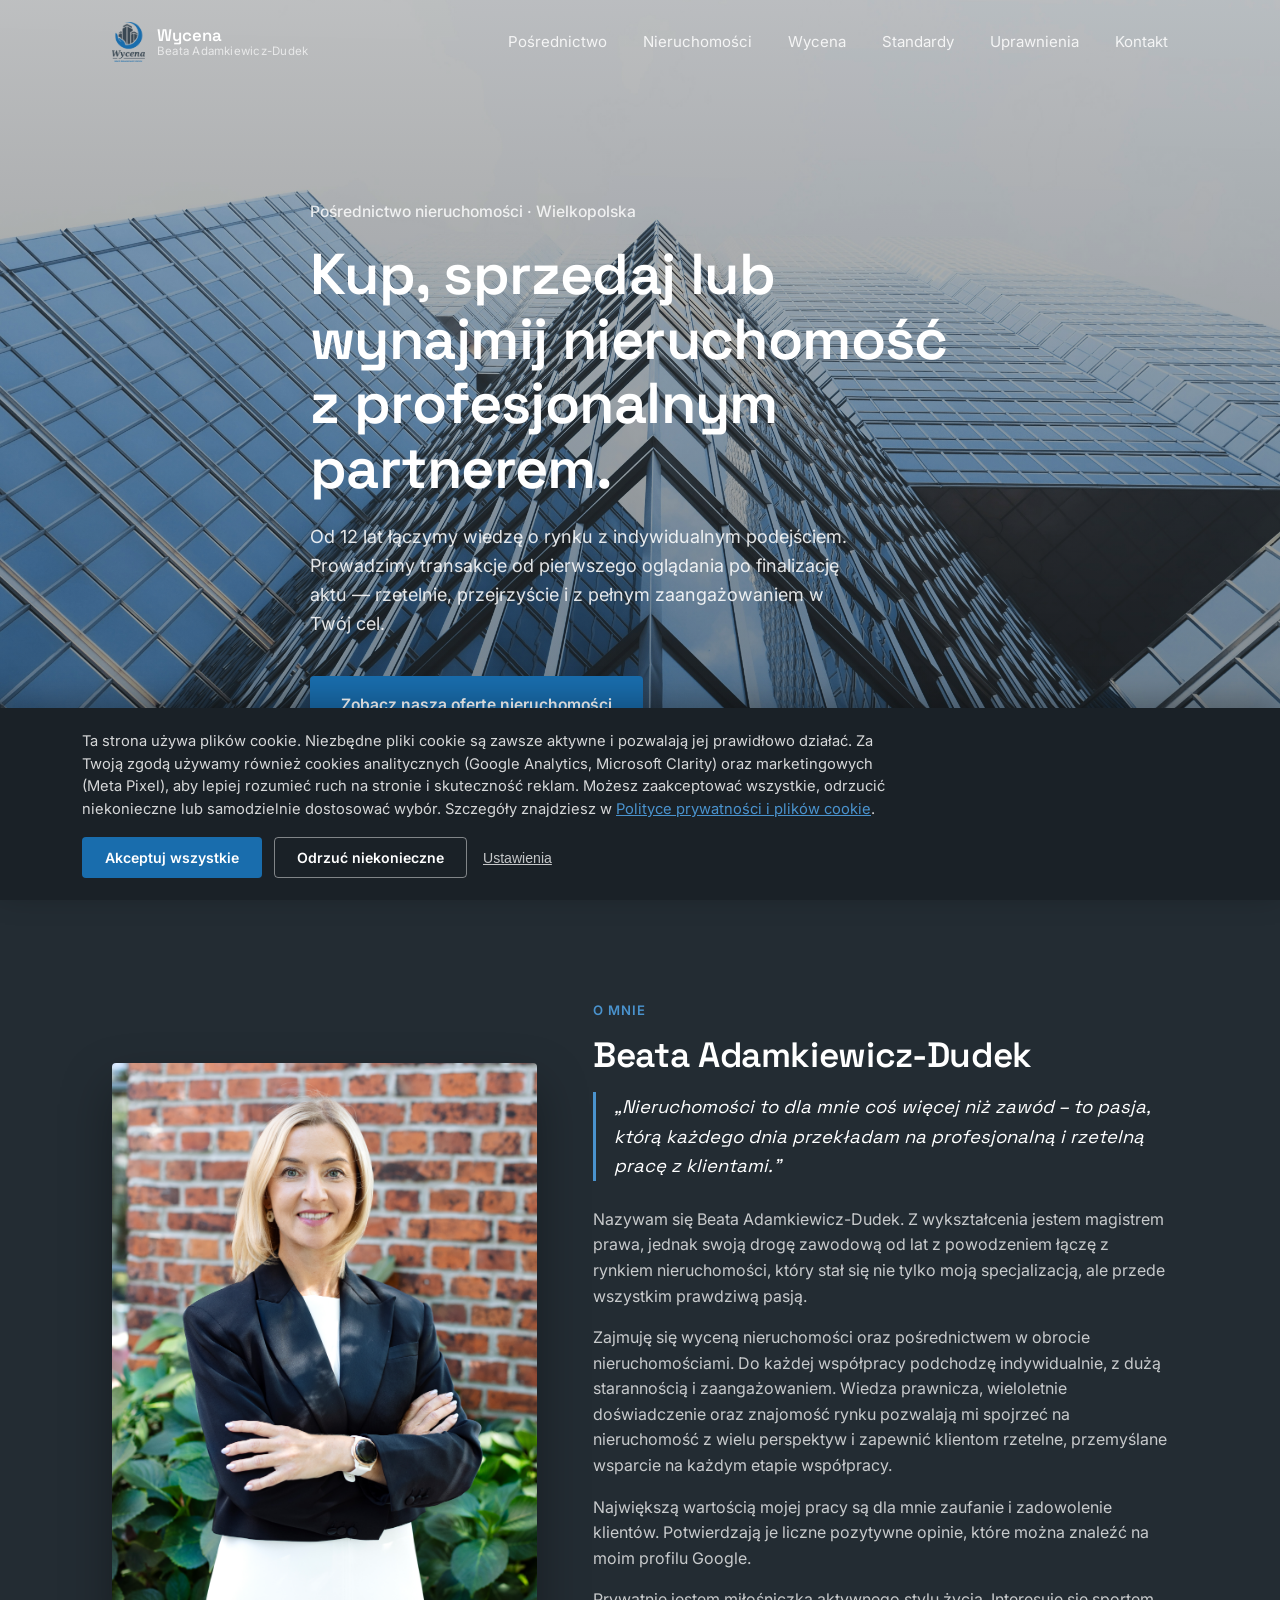
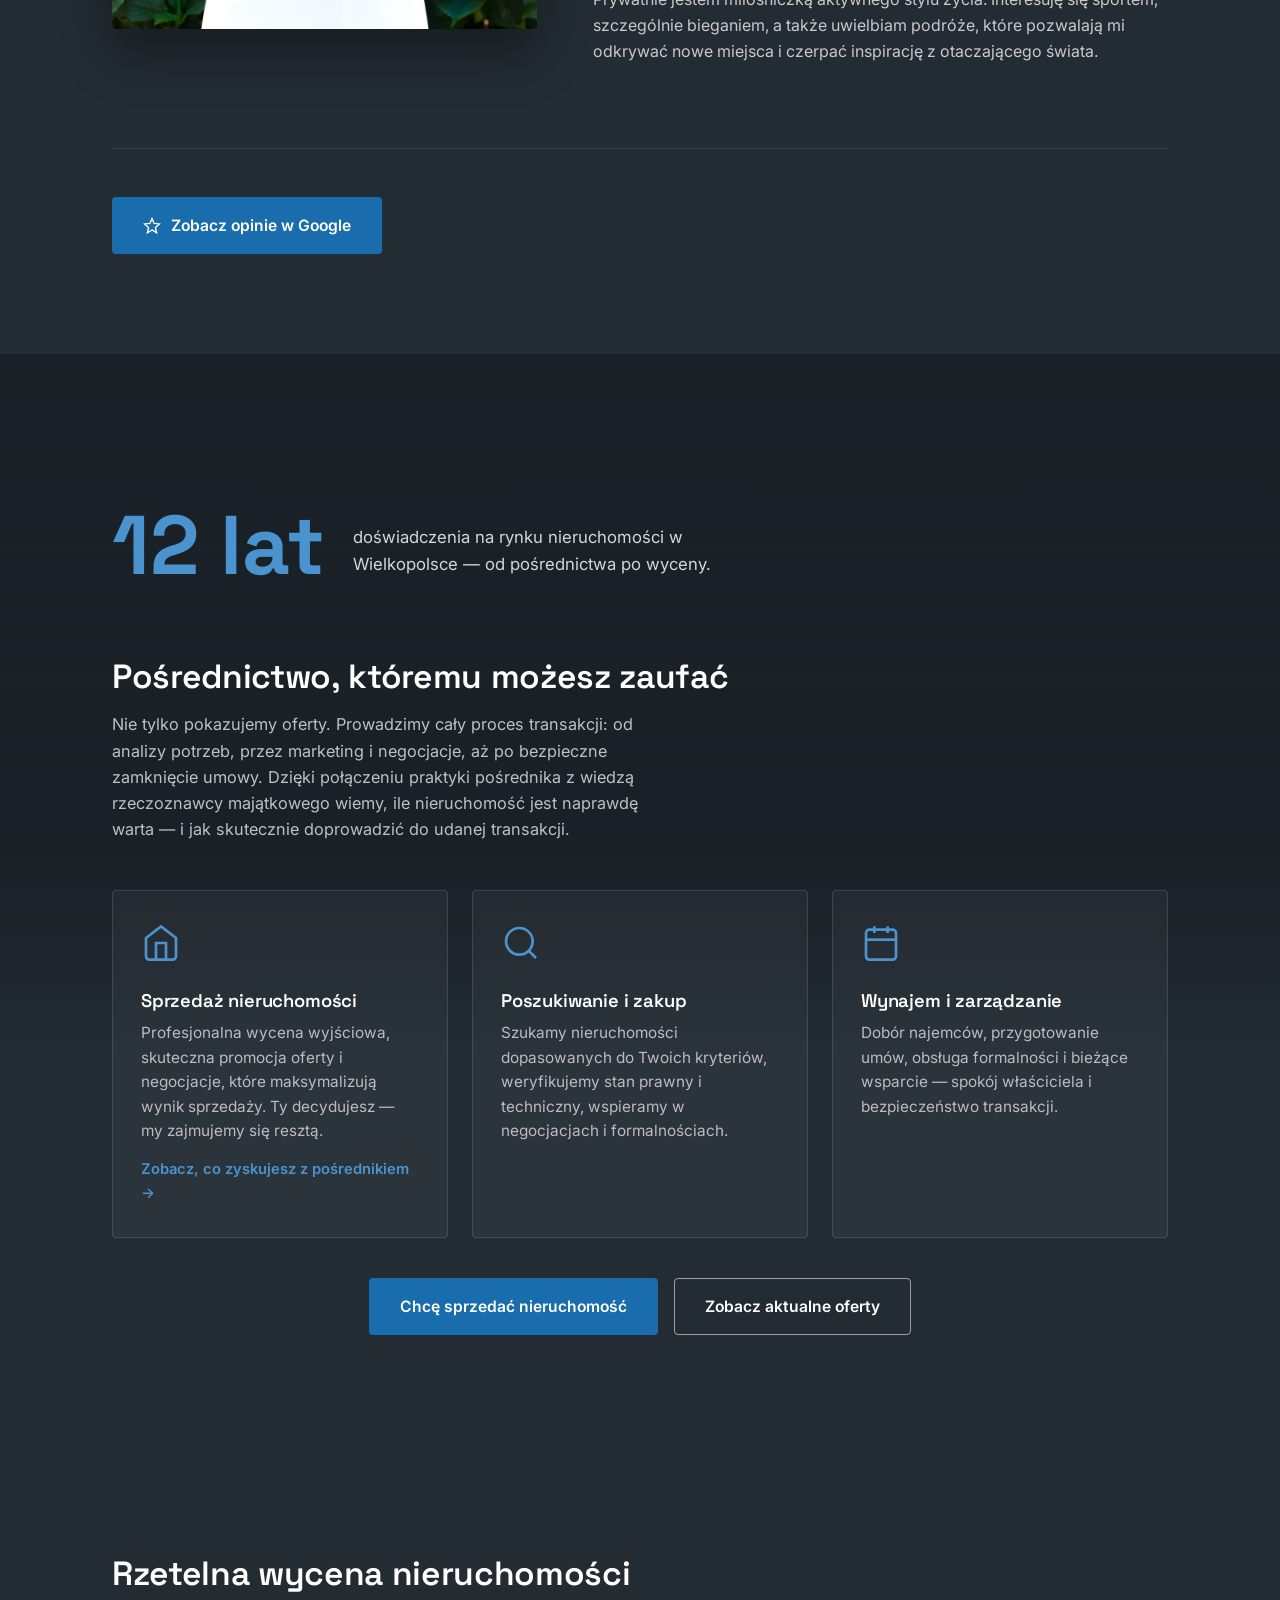
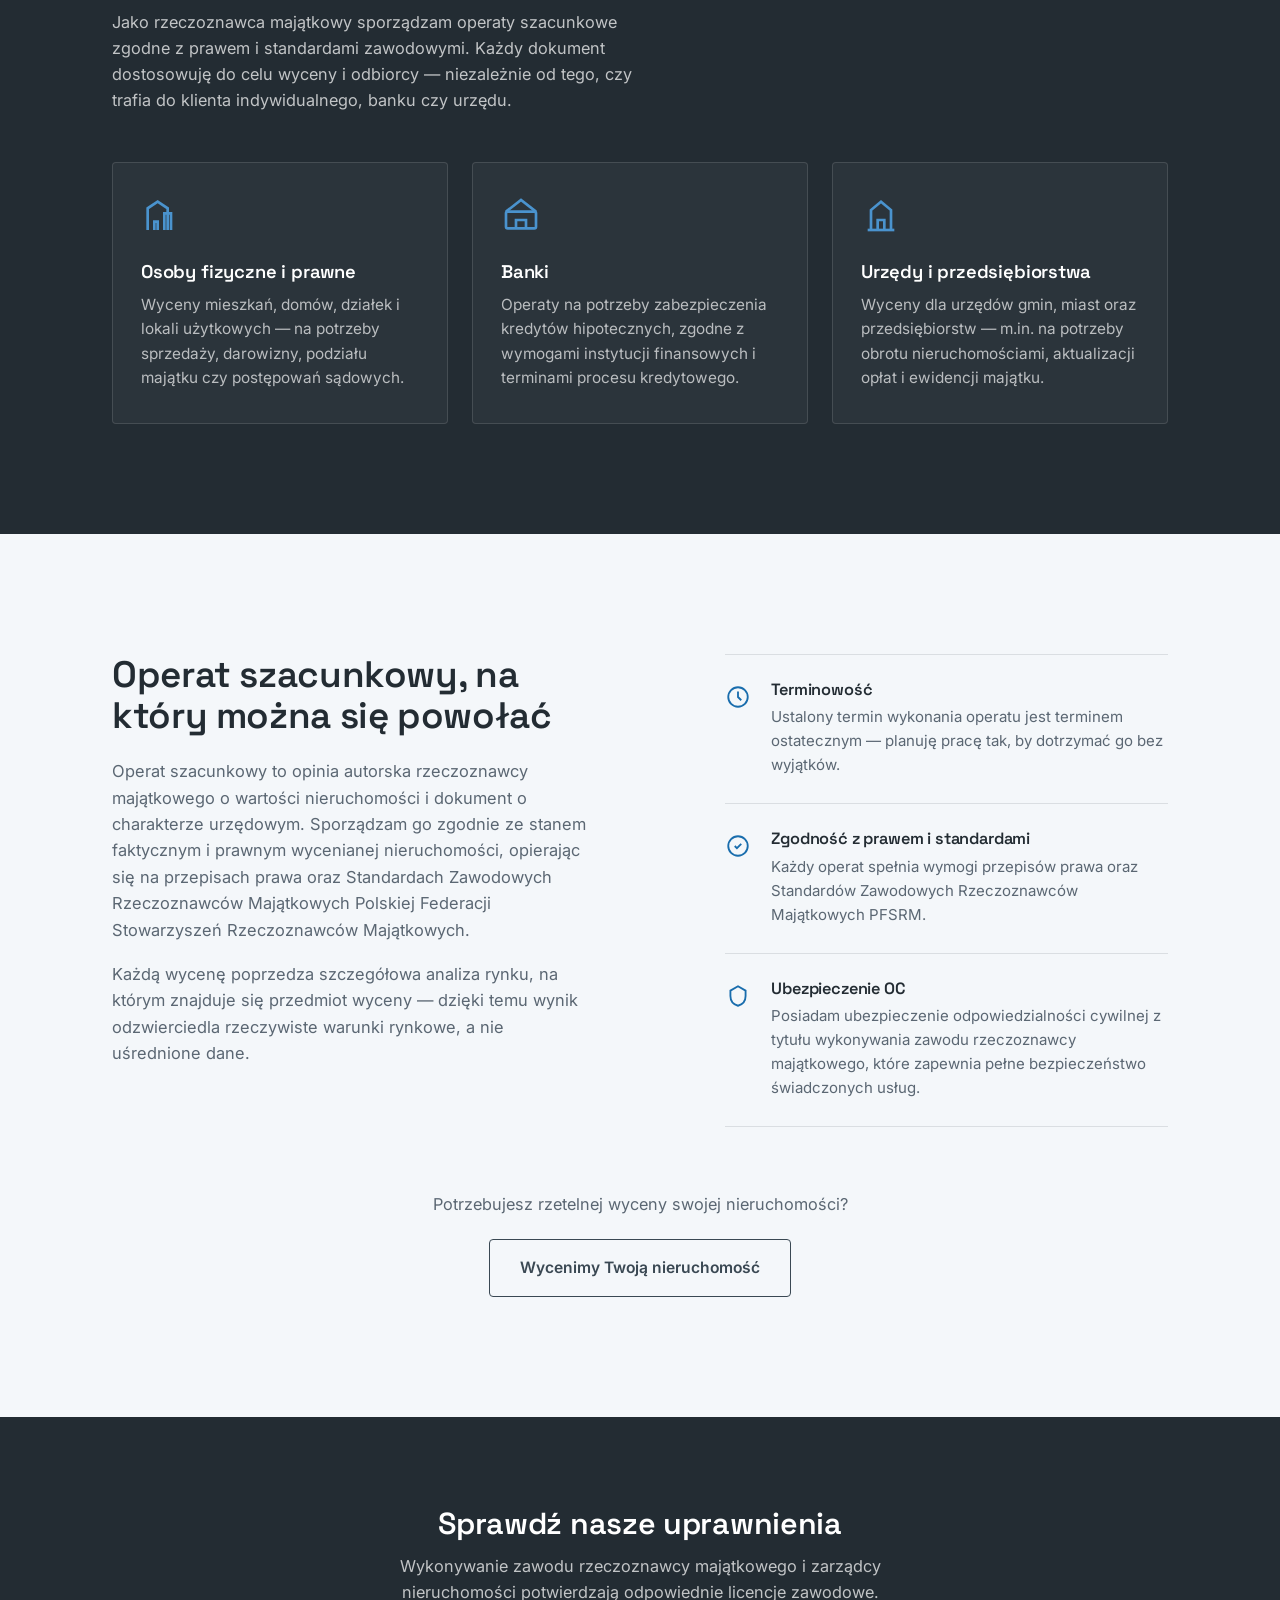
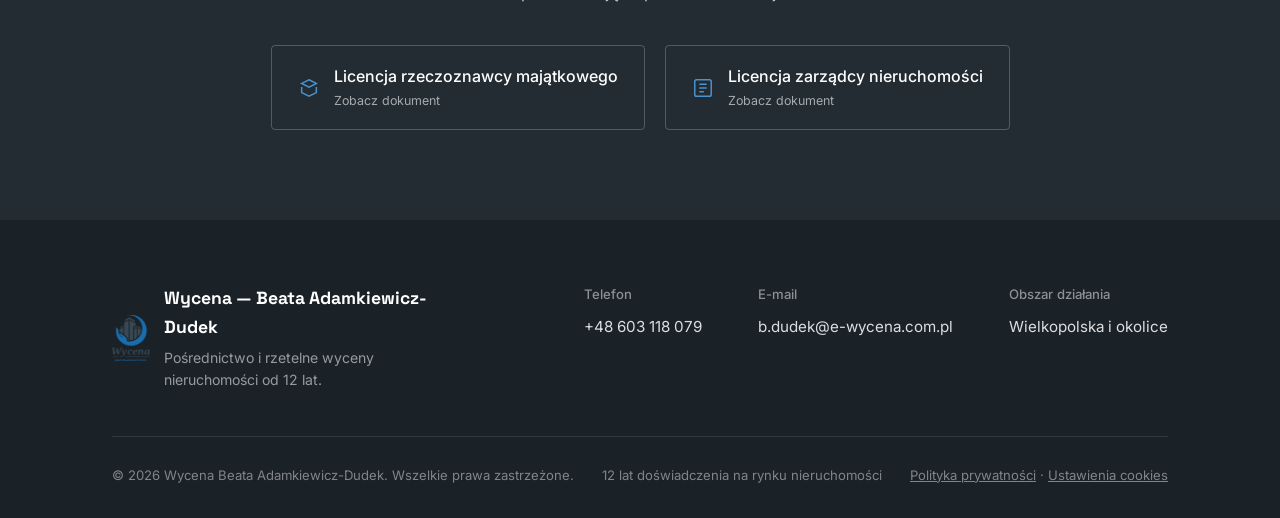
<file: index.html>
<!DOCTYPE html>

<html lang="pl">
<head>
<meta charset="utf-8"/>
<meta content="width=device-width, initial-scale=1.0" name="viewport"/>
<title>Pośrednictwo i wycena nieruchomości — Beata Adamkiewicz-Dudek</title>
<meta name="description" content="Kancelaria rzeczoznawcy majątkowego i pośrednictwo w obrocie nieruchomościami — wyceny, operaty szacunkowe i sprzedaż nieruchomości w Wielkopolsce."/>
<meta name="robots" content="index, follow"/>
<link rel="canonical" href="https://www.e-wycena.com.pl/" id="canonicalLink"/>
<meta property="og:type" content="website"/>
<meta property="og:site_name" content="Wycena — Beata Adamkiewicz-Dudek"/>
<meta property="og:title" content="Pośrednictwo i wycena nieruchomości"/>
<meta property="og:description" content="Kancelaria rzeczoznawcy majątkowego i pośrednictwo w obrocie nieruchomościami w Wielkopolsce."/>
<meta property="og:image" content="https://www.e-wycena.com.pl/logo-white.png" id="ogImage"/>
<meta property="og:locale" content="pl_PL"/>
<meta name="twitter:card" content="summary_large_image"/>
<link href="https://fonts.googleapis.com" rel="preconnect"/>
<link crossorigin="" href="https://fonts.gstatic.com" rel="preconnect"/>
<link href="https://fonts.googleapis.com/css2?family=Space+Grotesk:wght@400;500;600;700&amp;family=Inter:wght@400;500;600;700&amp;display=swap" rel="stylesheet"/>
<script src="cookie-consent.js" defer></script>
<style>
  :root{
    --navy: #3A4853;
    --navy-deep: #232C33;
    --navy-deepest: #1A2127;
    --blue: #196DAD;
    --blue-light: #4A93CE;
    --blue-pale: #E7F1FA;
    --paper: #F4F7FA;
    --white: #FFFFFF;
    --ink: #232C33;
    --ink-soft: #5B6773;
    --line: rgba(58,72,83,0.14);
    --radius: 4px;
    --warn: #C97A2E;
  }

  *{ box-sizing: border-box; }
  html{ scroll-behavior: smooth; }
  body{
    margin:0;
    font-family:'Inter', sans-serif;
    color: var(--ink);
    line-height: 1.6;
    background: var(--navy-deepest);
    -webkit-font-smoothing: antialiased;
  }

  h1,h2,h3,.display{
    font-family:'Space Grotesk', sans-serif;
    font-weight: 600;
    line-height: 1.12;
    letter-spacing: -0.01em;
    margin: 0;
  }

  a{ color: inherit; text-decoration:none; }
  img{ max-width:100%; display:block; }

  .container{
    max-width: 1120px;
    margin: 0 auto;
    padding: 0 32px;
  }

  @media (prefers-reduced-motion: reduce){
    html{ scroll-behavior:auto; }
    *{ animation-duration: 0.001ms !important; transition-duration: 0.001ms !important; }
  }

  /* ---------- Fixed background photo ---------- */
  .photo-backdrop{
    position: fixed;
    inset: 0;
    background: url('wiezowce.jpg') center 30% / cover no-repeat;
    z-index: -2;
  }
  .photo-backdrop::after{
    content:"";
    position:absolute; inset:0;
    background: linear-gradient(180deg, rgba(20,26,31,0.28) 0%, rgba(20,26,31,0.55) 100%);
  }

  /* ---------- Nav ---------- */
  .nav{
    position: fixed;
    top:0; left:0; right:0;
    z-index: 50;
    padding: 22px 0;
    transition: background 0.35s ease, padding 0.35s ease, box-shadow .35s ease;
  }
  .nav.scrolled{
    background: rgba(26,33,39,0.86);
    backdrop-filter: blur(10px);
    padding: 14px 0;
    box-shadow: 0 1px 0 rgba(255,255,255,0.06);
  }
  .nav .container{
    display:flex;
    align-items:center;
    justify-content: space-between;
  }
  .brand{
    display:flex;
    align-items:center;
    gap:12px;
    color: var(--white);
  }
  .brand img{ height: 40px; width:auto; }
  .brand-text{ display:flex; flex-direction:column; line-height:1.15; }
  .brand-text strong{ font-family:'Space Grotesk',sans-serif; font-size:1.05rem; font-weight:600; }
  .brand-text span{ font-size:0.72rem; color: rgba(255,255,255,0.68); letter-spacing:0.02em; }
  .nav-links{
    display:flex;
    gap: 36px;
    font-size: 0.94rem;
    color: rgba(255,255,255,0.85);
  }
  .nav-links a{ transition: color .2s ease; }
  .nav-links a:hover{ color: var(--white); }

  /* Hamburger — widoczny tylko na małych ekranach */
  .nav-toggle{
    display:none;
    width: 42px; height: 42px;
    background: transparent;
    border: 1px solid rgba(255,255,255,0.28);
    border-radius: var(--radius);
    color: var(--white);
    cursor:pointer;
    align-items:center; justify-content:center;
    flex-direction: column;
    gap: 4px;
    padding: 0;
    flex-shrink: 0;
  }
  .nav-toggle span{
    display:block; width:18px; height:2px; background: currentColor; border-radius: 2px;
    transition: transform .2s ease, opacity .2s ease;
  }
  .nav-toggle[aria-expanded="true"] span:nth-child(1){ transform: translateY(6px) rotate(45deg); }
  .nav-toggle[aria-expanded="true"] span:nth-child(2){ opacity: 0; }
  .nav-toggle[aria-expanded="true"] span:nth-child(3){ transform: translateY(-6px) rotate(-45deg); }

  @media (max-width: 860px){
    .nav-toggle{ display:flex; }
    .nav .container{ position: relative; }
    .nav-links{
      position: absolute;
      top: 100%;
      left: 0;
      right: 0;
      background: var(--navy-deepest);
      flex-direction: column;
      gap: 0;
      padding: 6px 0 14px;
      border-top: 1px solid rgba(255,255,255,0.1);
      box-shadow: 0 18px 30px rgba(0,0,0,0.28);
      display: none;
    }
    .nav-links.open{ display:flex; }
    .nav-links a{ padding: 14px 32px; }
  }

  /* ---------- Buttons ---------- */
  .btn{
    display:inline-flex;
    align-items:center;
    justify-content:center;
    gap:10px;
    padding: 15px 30px;
    font-family:'Inter',sans-serif;
    font-weight: 600;
    font-size: 0.98rem;
    border-radius: var(--radius);
    border: 1.5px solid transparent;
    cursor:pointer;
    transition: transform .18s ease, background .2s ease, border-color .2s ease, color .2s ease;
  }
  .btn:hover{ transform: translateY(-2px); }
  .btn-primary{
    background: var(--blue);
    color: var(--white);
  }
  .btn-primary:hover{ background: #1c7cc4; }
  .btn-secondary{
    background: transparent;
    color: var(--white);
    border-color: rgba(255,255,255,0.55);
  }
  .btn-secondary:hover{ border-color: var(--white); background: rgba(255,255,255,0.08); }
  .btn-dark{
    background: var(--navy-deep);
    color: var(--white);
  }
  .btn-dark:hover{ background: #1a2127; }
  .btn-outline-navy{
    background: transparent;
    color: var(--navy);
    border-color: var(--navy);
  }
  .btn-outline-navy:hover{ background: var(--navy); color: var(--white); }

  /* ---------- Hero ---------- */
  .hero{
    position: relative;
    min-height: 100vh;
    display:flex;
    align-items:center;
    padding-top: 90px;
    color: var(--white);
  }
  .hero-inner{ max-width: 660px; }
  .hero-eyebrow{
    font-size: 0.98rem;
    color: rgba(255,255,255,0.82);
    margin-bottom: 18px;
    font-weight: 500;
  }
  .hero h1{
    font-size: clamp(2.4rem, 5vw, 3.6rem);
    margin-bottom: 22px;
  }
  .hero p.lead{
    font-size: 1.13rem;
    color: rgba(255,255,255,0.88);
    max-width: 540px;
    margin-bottom: 38px;
  }
  .hero-ctas{
    display:flex;
    flex-wrap: wrap;
    gap: 16px;
  }
  .scroll-cue{
    position:absolute;
    bottom: 38px;
    left: 32px;
    display:flex;
    align-items:center;
    gap:10px;
    color: rgba(255,255,255,0.65);
    font-size: 0.82rem;
  }
  .scroll-cue .line{
    width:1px; height:34px;
    background: rgba(255,255,255,0.45);
  }

  /* ---------- About section ---------- */
  .section-about{
    position:relative;
    padding: 100px 0;
    background: var(--navy-deep);
    color: var(--white);
  }
  .about-grid{
    display:grid;
    grid-template-columns: 0.85fr 1.15fr;
    gap: 56px;
    align-items:center;
  }
  @media (max-width: 860px){
    .about-grid{ grid-template-columns: 1fr; gap: 36px; }
  }
  .about-media{
    aspect-ratio: 3/4;
    border-radius: var(--radius);
    overflow:hidden;
    box-shadow: 0 24px 50px rgba(0,0,0,0.35);
  }
  .about-media img{ width:100%; height:100%; object-fit:cover; }
  .about-eyebrow{
    font-size:0.82rem;
    font-weight:600;
    letter-spacing:0.08em;
    text-transform:uppercase;
    color: var(--blue-light);
    margin-bottom:14px;
    display:block;
  }
  .about-text h2{ font-size: clamp(1.6rem, 3vw, 2.2rem); margin-bottom:18px; }
  .about-text .about-quote{
    font-family:'Space Grotesk',sans-serif;
    font-size:1.15rem;
    font-style:italic;
    color: var(--white);
    border-left: 3px solid var(--blue-light);
    padding-left:18px;
    margin: 0 0 26px;
  }
  .about-text p{ color: rgba(255,255,255,0.75); font-size:1rem; margin:0 0 16px; }
  .about-text p:last-of-type{ margin-bottom: 28px; }
  .google-btn{ display:inline-flex; align-items:center; gap:10px; }
  .google-btn svg{ width:18px; height:18px; }

  /* ---------- Widżet opinii Google ---------- */
  .google-reviews{ margin-top: 56px; padding-top: 48px; border-top: 1px solid rgba(255,255,255,0.1); }
  .gr-summary{ display:flex; align-items:center; gap:14px; flex-wrap:wrap; margin-bottom: 22px; }
  .gr-score{ font-family:'Space Grotesk',sans-serif; font-size:2.2rem; font-weight:700; color:var(--white); line-height:1; }
  .gr-stars{ display:inline-flex; gap:2px; color: var(--warn); }
  .gr-count{ font-size:0.92rem; color: rgba(255,255,255,0.65); }
  .gr-list{ display:grid; gap:16px; margin-bottom:26px; }
  .gr-card{ background: rgba(255,255,255,0.04); border:1px solid rgba(255,255,255,0.12); border-radius:var(--radius); padding:20px 22px; }
  .gr-card-head{ display:flex; align-items:center; gap:12px; margin-bottom:8px; }
  .gr-avatar{ width:38px; height:38px; border-radius:50%; object-fit:cover; flex-shrink:0; }
  .gr-avatar-fallback{ display:flex; align-items:center; justify-content:center; background:var(--blue); color:var(--white); font-family:'Space Grotesk',sans-serif; font-weight:600; }
  .gr-author{ display:block; font-weight:600; color:var(--white); font-size:0.94rem; }
  .gr-author a{ color:var(--white); text-decoration:underline; }
  .gr-time{ display:block; font-size:0.78rem; color:rgba(255,255,255,0.5); }
  .gr-text{ margin:8px 0 0; font-size:0.92rem; line-height:1.55; color:rgba(255,255,255,0.75); }
  .gr-footer{ display:flex; align-items:center; justify-content:space-between; gap:16px; flex-wrap:wrap; }
  .gr-powered{ display:inline-flex; align-items:center; gap:6px; font-size:0.78rem; color:rgba(255,255,255,0.5); }
  .gr-cta{ background: transparent; color: var(--white); border-color: rgba(255,255,255,0.55); }
  .gr-cta:hover{ border-color: var(--white); background: rgba(255,255,255,0.08); }

  /* ---------- Transition / clients section ---------- */
  
  .section-solid-dark{
    position:relative;
    padding: 110px 0;
    background: var(--navy-deep);
    color: var(--white);
  }

  .section-transition{
    position:relative;
    padding: 150px 0 110px;
    background: linear-gradient(180deg,
      rgba(26,33,39,0.30) 0%,
      rgba(26,33,39,0.78) 22%,
      rgba(26,33,39,0.97) 45%,
      var(--navy-deep) 65%,
      var(--navy-deep) 100%);
    color: var(--white);
  }
  .stat-row{
    display:flex;
    align-items:flex-end;
    gap: 28px;
    margin-bottom: 70px;
    flex-wrap: wrap;
  }
  .stat-number{
    font-family:'Space Grotesk',sans-serif;
    font-size: clamp(3.2rem, 8vw, 5.2rem);
    font-weight: 700;
    color: var(--blue-light);
    line-height:1;
  }
  .stat-caption{
    font-size: 1.05rem;
    color: rgba(255,255,255,0.82);
    max-width: 360px;
    padding-bottom: 10px;
  }
  .section-heading{
    font-size: clamp(1.6rem, 3vw, 2.1rem);
    margin-bottom: 14px;
  }
  .section-sub{
    color: rgba(255,255,255,0.72);
    max-width: 560px;
    margin-bottom: 48px;
    font-size: 1.02rem;
  }
  .client-grid{
    display:grid;
    grid-template-columns: repeat(3, 1fr);
    gap: 24px;
  }
  @media (max-width: 860px){
    .client-grid{ grid-template-columns: 1fr; }
  }
  .client-card{
    background: rgba(255,255,255,0.04);
    border: 1px solid rgba(255,255,255,0.12);
    border-radius: var(--radius);
    padding: 32px 28px;
  }
  .client-card svg{ width: 40px; height:40px; margin-bottom: 20px; color: var(--blue-light); }
  .client-card h3{
    font-size: 1.15rem;
    margin-bottom: 10px;
    color: var(--white);
  }
  .client-card p{
    color: rgba(255,255,255,0.68);
    font-size: 0.96rem;
    margin:0;
  }

  /* ---------- Standards section (light) ---------- */
  .section-light{
    position: relative;
    background: var(--paper);
    padding: 120px 0;
  }
  .standards-grid{
    display:grid;
    grid-template-columns: 1.1fr 0.9fr;
    gap: 72px;
    align-items:start;
  }
  @media (max-width: 900px){
    .standards-grid{ grid-template-columns: 1fr; gap: 48px; }
  }
  .standards-grid h2{
    font-size: clamp(1.7rem, 3vw, 2.3rem);
    color: var(--ink);
    margin-bottom: 22px;
    max-width: 460px;
  }
  .standards-grid .col-text p{
    color: var(--ink-soft);
    font-size: 1.03rem;
    margin: 0 0 18px;
    max-width: 480px;
  }
  .guarantee-list{
    display:flex;
    flex-direction:column;
    gap: 0;
    border-top: 1px solid var(--line);
  }
  .guarantee-item{
    display:flex;
    gap: 20px;
    padding: 26px 0;
    border-bottom: 1px solid var(--line);
  }
  .guarantee-item svg{ width: 26px; height:26px; flex-shrink:0; color: var(--blue); margin-top:3px; }
  .guarantee-item h3{
    font-size: 1.02rem;
    margin-bottom: 6px;
    color: var(--ink);
  }
  .guarantee-item p{
    margin:0;
    font-size: 0.94rem;
    color: var(--ink-soft);
  }
  .cta-mid{
    margin-top: 64px;
    text-align:center;
  }
  .cta-mid p{
    color: var(--ink-soft);
    margin: 0 0 22px;
    font-size: 1.02rem;
  }

  /* ---------- Licenses band ---------- */
  .section-licenses{
    background: var(--navy-deep);
    padding: 90px 0;
    color: var(--white);
    text-align:center;
  }
  .section-licenses h2{
    font-size: clamp(1.5rem, 2.6vw, 1.9rem);
    margin-bottom: 12px;
  }
  .section-licenses .section-sub{
    margin: 0 auto 40px;
    text-align:center;
  }
  .license-row{
    display:flex;
    justify-content:center;
    gap: 20px;
    flex-wrap: wrap;
  }
  .license-link{
    display:flex;
    align-items:center;
    gap:14px;
    padding: 18px 26px;
    border: 1.5px solid rgba(255,255,255,0.22);
    border-radius: var(--radius);
    transition: border-color .2s ease, background .2s ease;
    font-weight: 500;
  }
  .license-link:hover{ border-color: var(--blue-light); background: rgba(255,255,255,0.05); }
  .license-link svg{ width:22px; height:22px; color: var(--blue-light); flex-shrink:0; }
  .license-link .lbl{ text-align:left; }
  .license-link .lbl small{
    display:block;
    color: rgba(255,255,255,0.6);
    font-weight:400;
    font-size:0.78rem;
    margin-top:2px;
  }

  /* ---------- Footer ---------- */
  footer{
    background: var(--navy-deepest);
    color: rgba(255,255,255,0.75);
    padding: 64px 0 32px;
  }
  .footer-top{
    display:flex;
    justify-content: space-between;
    gap: 40px;
    flex-wrap: wrap;
    padding-bottom: 44px;
    border-bottom: 1px solid rgba(255,255,255,0.1);
    margin-bottom: 28px;
  }
  .footer-brand{ display:flex; gap:14px; align-items:center; max-width: 340px; }
  .footer-brand img{ height: 46px; width: auto; flex-shrink: 0; }
  .footer-brand strong{ font-family:'Space Grotesk',sans-serif; color:var(--white); font-size:1.1rem; }
  .footer-brand p{ margin: 6px 0 0; font-size: 0.88rem; color: rgba(255,255,255,0.55); }
  .footer-contact{
    display:flex;
    gap: 56px;
    flex-wrap: wrap;
  }
  .footer-contact div h4{
    font-family:'Inter',sans-serif;
    font-size: 0.82rem;
    color: rgba(255,255,255,0.5);
    margin: 0 0 10px;
    font-weight:500;
  }
  .footer-contact div p{ margin:0; font-size:0.95rem; color: rgba(255,255,255,0.85); }
  .footer-bottom{
    display:flex;
    justify-content: space-between;
    flex-wrap: wrap;
    gap: 12px;
    font-size: 0.82rem;
    color: rgba(255,255,255,0.45);
  }
  .footer-bottom a,
  .footer-bottom .cc-footer-link{
    color: inherit;
    text-decoration: underline;
    background: none;
    border: none;
    font: inherit;
    cursor: pointer;
    padding: 0;
  }
  .footer-bottom a:hover,
  .footer-bottom .cc-footer-link:hover{ color: rgba(255,255,255,0.75); }
</style>
</head>
<body>
<div class="photo-backdrop"></div>
<nav class="nav" id="siteNav">
<div class="container">
<div class="brand">
<img alt="Logo kancelarii Wycena" src="logo-white.png" width="631" height="763"/>
<div class="brand-text">
<strong>Wycena</strong>
<span>Beata Adamkiewicz-Dudek</span>
</div>
</div>
<button class="nav-toggle" id="navToggle" aria-expanded="false" aria-controls="navLinks" aria-label="Menu">
<span></span><span></span><span></span>
</button>
<div class="nav-links" id="navLinks"><a href="posrednictwo.html">Pośrednictwo</a>
<a href="nieruchomosci.html">Nieruchomości</a>
<a href="#wycena">Wycena</a>
<a href="#standardy">Standardy</a>
<a href="#licencje">Uprawnienia</a>
<a href="#kontakt">Kontakt</a>
</div>
</div>
</nav>
<!-- HERO -->
<header class="hero">
<div class="container">
<div class="hero-inner">
<p class="hero-eyebrow">Pośrednictwo nieruchomości · Wielkopolska</p>
<h1>Kup, sprzedaj lub wynajmij nieruchomość z profesjonalnym partnerem.</h1>
<p class="lead">Od 12 lat łączymy wiedzę o rynku z indywidualnym podejściem. Prowadzimy transakcje od pierwszego oglądania po finalizację aktu — rzetelnie, przejrzyście i z pełnym zaangażowaniem w Twój cel.</p>
<div class="hero-ctas">
<a class="btn btn-primary" href="nieruchomosci.html">Zobacz naszą ofertę nieruchomości</a>
<a class="btn btn-secondary" href="posrednictwo.html">Sprzedaj z nami swoją nieruchomość</a>
</div>
</div>
</div>
<div class="scroll-cue">
<span class="line"></span>
    Przewiń, aby dowiedzieć się więcej
  </div>
</header>
<section class="section-about" id="o-mnie">
<div class="container">
<div class="about-grid">
<div class="about-media"><img alt="Beata Adamkiewicz-Dudek" src="BeataAdamkiewiczDudek.jpg"/></div>
<div class="about-text">
<span class="about-eyebrow">O mnie</span>
<h2>Beata Adamkiewicz-Dudek</h2>
<p class="about-quote">„Nieruchomości to dla mnie coś więcej niż zawód – to pasja, którą każdego dnia przekładam na profesjonalną i rzetelną pracę z klientami.”</p>
<p>Nazywam się Beata Adamkiewicz-Dudek. Z wykształcenia jestem magistrem prawa, jednak swoją drogę zawodową od lat z powodzeniem łączę z rynkiem nieruchomości, który stał się nie tylko moją specjalizacją, ale przede wszystkim prawdziwą pasją.</p>
<p>Zajmuję się wyceną nieruchomości oraz pośrednictwem w obrocie nieruchomościami. Do każdej współpracy podchodzę indywidualnie, z dużą starannością i zaangażowaniem. Wiedza prawnicza, wieloletnie doświadczenie oraz znajomość rynku pozwalają mi spojrzeć na nieruchomość z wielu perspektyw i zapewnić klientom rzetelne, przemyślane wsparcie na każdym etapie współpracy.</p>
<p>Największą wartością mojej pracy są dla mnie zaufanie i zadowolenie klientów. Potwierdzają je liczne pozytywne opinie, które można znaleźć na moim profilu Google.</p>
<p>Prywatnie jestem miłośniczką aktywnego stylu życia. Interesuję się sportem, szczególnie bieganiem, a także uwielbiam podróże, które pozwalają mi odkrywać nowe miejsca i czerpać inspirację z otaczającego świata.</p>
</div>
</div>
<div class="google-reviews" id="googleReviews"></div>
</div>
</section>
<section class="section-transition" id="posrednictwo">
<div class="container">
<div class="stat-row">
<div class="stat-number">12 lat</div>
<div class="stat-caption">doświadczenia na rynku nieruchomości w Wielkopolsce — od pośrednictwa po wyceny.</div>
</div>
<h2 class="section-heading">Pośrednictwo, któremu możesz zaufać</h2>
<p class="section-sub">Nie tylko pokazujemy oferty. Prowadzimy cały proces transakcji: od analizy potrzeb, przez marketing i negocjacje, aż po bezpieczne zamknięcie umowy. Dzięki połączeniu praktyki pośrednika z wiedzą rzeczoznawcy majątkowego wiemy, ile nieruchomość jest naprawdę warta — i jak skutecznie doprowadzić do udanej transakcji.</p>
<div class="client-grid">
<div class="client-card">
<svg fill="none" stroke="currentColor" stroke-width="1.6" viewbox="0 0 24 24">
<path d="M3 9l9-7 9 7v11a2 2 0 0 1-2 2H5a2 2 0 0 1-2-2z"></path>
<polyline points="9 22 9 12 15 12 15 22"></polyline>
</svg>
<h3>Sprzedaż nieruchomości</h3>
<p>Profesjonalna wycena wyjściowa, skuteczna promocja oferty i negocjacje, które maksymalizują wynik sprzedaży. Ty decydujesz — my zajmujemy się resztą.</p>
<a href="posrednictwo.html" style="display:inline-block; margin-top:14px; color:var(--blue-light); font-size:0.92rem; font-weight:600;">Zobacz, co zyskujesz z pośrednikiem →</a>
</div>
<div class="client-card">
<svg fill="none" stroke="currentColor" stroke-width="1.6" viewbox="0 0 24 24">
<circle cx="11" cy="11" r="8"></circle>
<line x1="21" x2="16.65" y1="21" y2="16.65"></line>
</svg>
<h3>Poszukiwanie i zakup</h3>
<p>Szukamy nieruchomości dopasowanych do Twoich kryteriów, weryfikujemy stan prawny i techniczny, wspieramy w negocjacjach i formalnościach.</p>
</div>
<div class="client-card">
<svg fill="none" stroke="currentColor" stroke-width="1.6" viewbox="0 0 24 24">
<rect height="18" rx="2" ry="2" width="18" x="3" y="4"></rect>
<line x1="16" x2="16" y1="2" y2="6"></line>
<line x1="8" x2="8" y1="2" y2="6"></line>
<line x1="3" x2="21" y1="10" y2="10"></line>
</svg>
<h3>Wynajem i zarządzanie</h3>
<p>Dobór najemców, przygotowanie umów, obsługa formalności i bieżące wsparcie — spokój właściciela i bezpieczeństwo transakcji.</p>
</div>
</div>
<div class="hero-ctas" style="justify-content: center; margin-top: 40px;">
<a class="btn btn-primary" href="posrednictwo.html">Chcę sprzedać nieruchomość</a>
<a class="btn btn-secondary" href="nieruchomosci.html">Zobacz aktualne oferty</a>
</div>
</div>
</section>
<!-- FOR WHOM -->
<section class="section-solid-dark" id="wycena">
<div class="container">

<h2 class="section-heading">Rzetelna wycena nieruchomości</h2>
<p class="section-sub">Jako rzeczoznawca majątkowy sporządzam operaty szacunkowe zgodne z prawem i standardami zawodowymi. Każdy dokument dostosowuję do celu wyceny i odbiorcy — niezależnie od tego, czy trafia do klienta indywidualnego, banku czy urzędu.</p>
<div class="client-grid">
<div class="client-card">
<svg fill="none" stroke="currentColor" stroke-width="1.6" viewbox="0 0 24 24"><path d="M4 21V8l6-4 6 4v13"></path><path d="M14 21V11h4v10"></path><path d="M8 21v-5h2v5"></path></svg>
<h3>Osoby fizyczne i prawne</h3>
<p>Wyceny mieszkań, domów, działek i lokali użytkowych — na potrzeby sprzedaży, darowizny, podziału majątku czy postępowań sądowych.</p>
</div>
<div class="client-card">
<svg fill="none" stroke="currentColor" stroke-width="1.6" viewbox="0 0 24 24"><rect height="10" rx="1" width="18" x="3" y="10"></rect><path d="M3 10 12 3l9 7"></path><path d="M9 20v-5h6v5"></path></svg>
<h3>Banki</h3>
<p>Operaty na potrzeby zabezpieczenia kredytów hipotecznych, zgodne z wymogami instytucji finansowych i terminami procesu kredytowego.</p>
</div>
<div class="client-card">
<svg fill="none" stroke="currentColor" stroke-width="1.6" viewbox="0 0 24 24"><path d="M4 21h16"></path><path d="M6 21V9l6-5 6 5v12"></path><path d="M10 21v-6h4v6"></path></svg>
<h3>Urzędy i przedsiębiorstwa</h3>
<p>Wyceny dla urzędów gmin, miast oraz przedsiębiorstw — m.in. na potrzeby obrotu nieruchomościami, aktualizacji opłat i ewidencji majątku.</p>
</div>
</div>
</div>
</section>
<!-- STANDARDS -->
<section class="section-light" id="standardy">
<div class="container">
<div class="standards-grid">
<div class="col-text">
<h2>Operat szacunkowy, na który można się powołać</h2>
<p>Operat szacunkowy to opinia autorska rzeczoznawcy majątkowego o wartości nieruchomości i dokument o charakterze urzędowym. Sporządzam go zgodnie ze stanem faktycznym i prawnym wycenianej nieruchomości, opierając się na przepisach prawa oraz Standardach Zawodowych Rzeczoznawców Majątkowych Polskiej Federacji Stowarzyszeń Rzeczoznawców Majątkowych.</p>
<p>Każdą wycenę poprzedza szczegółowa analiza rynku, na którym znajduje się przedmiot wyceny — dzięki temu wynik odzwierciedla rzeczywiste warunki rynkowe, a nie uśrednione dane.</p>
</div>
<div class="guarantee-list">
<div class="guarantee-item">
<svg fill="none" stroke="currentColor" stroke-width="1.7" viewbox="0 0 24 24"><circle cx="12" cy="12" r="9"></circle><path d="M12 7v5l3 3"></path></svg>
<div>
<h3>Terminowość</h3>
<p>Ustalony termin wykonania operatu jest terminem ostatecznym — planuję pracę tak, by dotrzymać go bez wyjątków.</p>
</div>
</div>
<div class="guarantee-item">
<svg fill="none" stroke="currentColor" stroke-width="1.7" viewbox="0 0 24 24"><path d="M9 12l2 2 4-4"></path><circle cx="12" cy="12" r="9"></circle></svg>
<div>
<h3>Zgodność z prawem i standardami</h3>
<p>Każdy operat spełnia wymogi przepisów prawa oraz Standardów Zawodowych Rzeczoznawców Majątkowych PFSRM.</p>
</div>
</div>
<div class="guarantee-item">
<svg fill="none" stroke="currentColor" stroke-width="1.7" viewbox="0 0 24 24"><path d="M12 3l7 4v5c0 5-3.4 8-7 9-3.6-1-7-4-7-9V7l7-4z"></path></svg>
<div>
<h3>Ubezpieczenie OC</h3>
<p>Posiadam ubezpieczenie odpowiedzialności cywilnej z tytułu wykonywania zawodu rzeczoznawcy majątkowego, które zapewnia pełne bezpieczeństwo świadczonych usług.</p>
</div>
</div>
</div>
</div>
<div class="cta-mid">
<p>Potrzebujesz rzetelnej wyceny swojej nieruchomości?</p>
<a class="btn btn-outline-navy" href="wycena.html">Wycenimy Twoją nieruchomość</a>
</div>
</div>
</section>
<!-- LICENSES -->
<section class="section-licenses" id="licencje">
<div class="container">
<h2>Sprawdź nasze uprawnienia</h2>
<p class="section-sub">Wykonywanie zawodu rzeczoznawcy majątkowego i zarządcy nieruchomości potwierdzają odpowiednie licencje zawodowe.</p>
<div class="license-row">
<a class="license-link" href="swiadectwo-rzeczoznawcy.jpg" target="_blank" rel="noopener">
<svg fill="none" stroke="currentColor" stroke-width="1.6" viewbox="0 0 24 24"><path d="M12 3l8 4-8 4-8-4 8-4z"></path><path d="M4 11v6l8 4 8-4v-6"></path></svg>
<span class="lbl">Licencja rzeczoznawcy majątkowego<small>Zobacz dokument</small></span>
</a>
<a class="license-link" href="swiadectwo-zarzadcy.jpg" target="_blank" rel="noopener">
<svg fill="none" stroke="currentColor" stroke-width="1.6" viewbox="0 0 24 24"><rect height="18" rx="2" width="18" x="3" y="3"></rect><path d="M8 12h8M8 16h5M8 8h8"></path></svg>
<span class="lbl">Licencja zarządcy nieruchomości<small>Zobacz dokument</small></span>
</a>
</div>
</div>
</section>
<footer id="kontakt">
<div class="container">
<div class="footer-top">
<div class="footer-brand">
<img alt="Logo kancelarii Wycena" src="logo-white.png" width="631" height="763"/>
<div>
<strong>Wycena — Beata Adamkiewicz-Dudek</strong>
<p>Pośrednictwo i rzetelne wyceny nieruchomości od 12 lat.</p>
</div>
</div>
<div class="footer-contact" id="footerContact"></div>
</div>
<div class="footer-bottom">
<span>© 2026 Wycena Beata Adamkiewicz-Dudek. Wszelkie prawa zastrzeżone.</span>
<span>12 lat doświadczenia na rynku nieruchomości</span>
<span><a href="polityka-prywatnosci.html">Polityka prywatności</a> · <button type="button" class="cc-footer-link" onclick="window.openCookieSettings &amp;&amp; window.openCookieSettings()">Ustawienia cookies</button></span>
</div>
</div>
</footer>
<script src="config.js"></script>
<script src="api.js"></script>
<script src="google-reviews-widget.js"></script>
<script>
  const nav = document.getElementById('siteNav');
  window.addEventListener('scroll', () => {
    if (window.scrollY > 40) { nav.classList.add('scrolled'); }
    else { nav.classList.remove('scrolled'); }
  });

  const navToggle = document.getElementById('navToggle');
  const navLinks = document.getElementById('navLinks');
  navToggle.addEventListener('click', () => {
    const open = navLinks.classList.toggle('open');
    navToggle.setAttribute('aria-expanded', open ? 'true' : 'false');
  });
  navLinks.querySelectorAll('a').forEach((link) => {
    link.addEventListener('click', () => {
      navLinks.classList.remove('open');
      navToggle.setAttribute('aria-expanded', 'false');
    });
  });

  (function () {
    const API = window.WycenaAPI || {};
    const esc = API.esc || function (s) { return s == null ? '' : String(s); };
    const CFG = window.WYCENA_CONFIG || {};
    const b = CFG.business || {};
    document.getElementById('footerContact').innerHTML =
      '<div><h4>Telefon</h4><p><a href="tel:' + esc(b.phoneHref || '') + '">' + esc(b.phone || '') + '</a></p></div>' +
      '<div><h4>E-mail</h4><p><a href="mailto:' + esc(b.email || '') + '">' + esc(b.email || '') + '</a></p></div>' +
      '<div><h4>Obszar działania</h4><p>' + esc(b.area || '') + '</p></div>';

    if (CFG.siteUrl && CFG.siteUrl.indexOf('TWOJADOMENA') === -1) {
      const base = String(CFG.siteUrl).replace(/\/$/, '');
      const canonical = document.getElementById('canonicalLink');
      if (canonical) canonical.href = base + '/';
    }
  })();
</script>
</body>
</html>
</file>
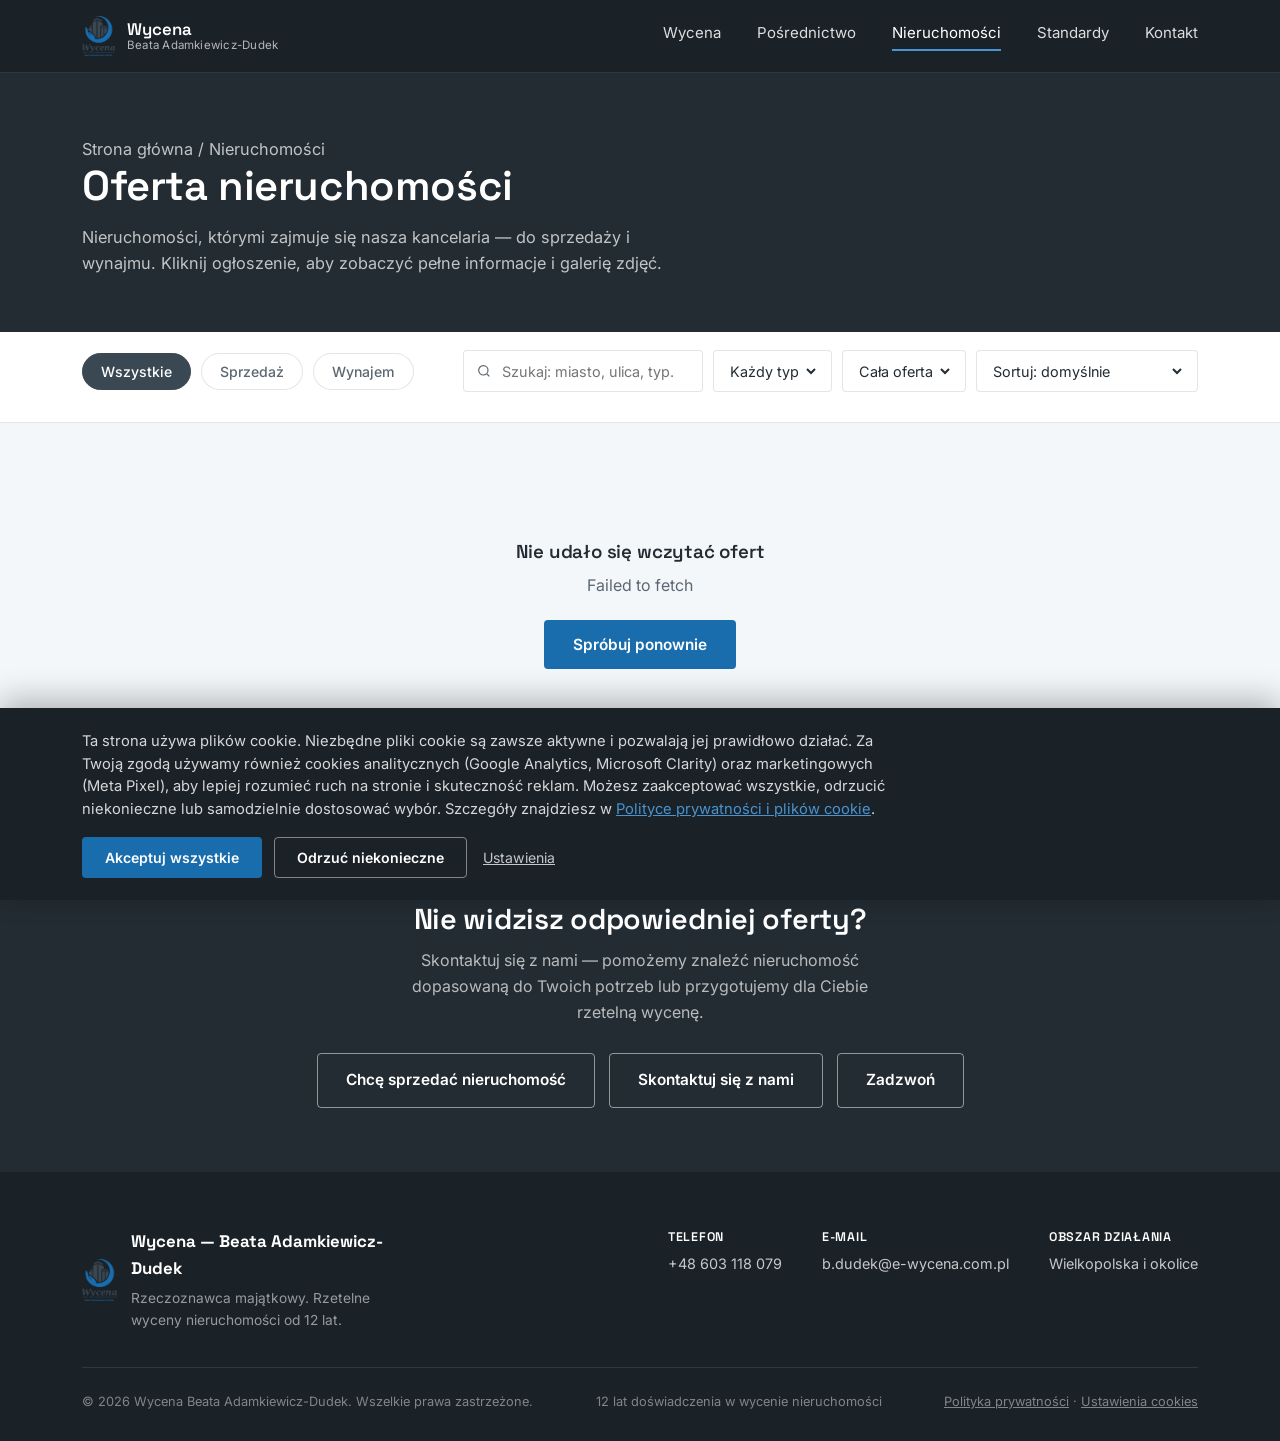
<file: nieruchomosci.html>
<!DOCTYPE html>
<html lang="pl">
<head>
<meta charset="UTF-8">
<meta name="viewport" content="width=device-width, initial-scale=1.0">
<title>Nieruchomości na sprzedaż i wynajem | Wycena — Beata Adamkiewicz-Dudek</title>
<meta name="description" content="Aktualna oferta nieruchomości kancelarii rzeczoznawcy majątkowego: mieszkania, domy, działki i lokale użytkowe na sprzedaż oraz wynajem w Wielkopolsce.">
<meta name="robots" content="index, follow">
<link rel="canonical" href="https://www.e-wycena.com.pl/nieruchomosci.html" id="canonicalLink">

<meta property="og:type" content="website">
<meta property="og:site_name" content="Wycena — Beata Adamkiewicz-Dudek">
<meta property="og:title" content="Nieruchomości na sprzedaż i wynajem">
<meta property="og:description" content="Aktualna oferta nieruchomości kancelarii rzeczoznawcy majątkowego w Wielkopolsce.">
<meta property="og:image" content="https://www.e-wycena.com.pl/logo-white.png" id="ogImage">
<meta property="og:locale" content="pl_PL">
<meta name="twitter:card" content="summary_large_image">

<link rel="icon" href="logo-white.png" type="image/png">
<link rel="preconnect" href="https://fonts.googleapis.com">
<link rel="preconnect" href="https://fonts.gstatic.com" crossorigin>
<link href="https://fonts.googleapis.com/css2?family=Space+Grotesk:wght@400;500;600;700&family=Inter:wght@400;500;600;700&display=swap" rel="stylesheet">
<link rel="stylesheet" href="theme.css?v=2">
<script src="cookie-consent.js" defer></script>
<style>
  /* ---------- Pasek filtrów ---------- */
  .filters-bar{
    background: var(--white);
    border-bottom: 1px solid var(--line);
    position: sticky;
    top: 72px;
    z-index: 40;
  }
  .filters-bar .container{
    padding-top: 18px;
    padding-bottom: 18px;
  }
  .filters-row{
    display:flex;
    align-items:center;
    justify-content: space-between;
    gap: 16px;
    flex-wrap: wrap;
  }
  .filter-chips{ display:flex; gap: 10px; flex-wrap: wrap; }
  .chip{
    padding: 9px 18px;
    border-radius: 999px;
    border: 1.5px solid var(--line);
    font-size: 0.88rem;
    font-weight: 500;
    color: var(--ink-soft);
    background: var(--white);
    cursor:pointer;
    transition: all .18s ease;
  }
  .chip:hover{ border-color: var(--blue); color: var(--blue); }
  .chip.active{ background: var(--navy); border-color: var(--navy); color: var(--white); }

  .filter-controls{ display:flex; gap: 10px; flex-wrap: wrap; align-items:center; }
  .field{
    display:flex;
    align-items:center;
    gap: 8px;
    border: 1.5px solid var(--line);
    border-radius: var(--radius);
    background: var(--white);
    padding: 0 12px;
    height: 42px;
    transition: border-color .18s ease;
  }
  .field:focus-within{ border-color: var(--blue); }
  .field svg{ width:16px; height:16px; color: var(--ink-soft); flex-shrink:0; }
  .field input, .field select{
    border:none;
    outline:none;
    background:transparent;
    font-family:'Inter',sans-serif;
    font-size: 0.9rem;
    color: var(--ink);
    height: 100%;
    min-width: 0;
  }
  .field input{ width: 190px; }
  .field select{ cursor:pointer; padding-right: 4px; }
  .results-count{
    font-size: 0.88rem;
    color: var(--ink-soft);
    white-space: nowrap;
  }
  .filters-meta{
    display:flex;
    justify-content: space-between;
    align-items:center;
    gap: 12px;
    flex-wrap: wrap;
    margin-top: 12px;
  }
  .reset-filters{
    background:none; border:none; padding:0;
    font-size: 0.84rem; color: var(--blue); cursor:pointer; font-weight:500;
    text-decoration: underline;
  }
  .reset-filters[hidden]{ display:none; }

  @media (max-width: 860px){
    .filters-bar{ top: 74px; }
    .field input{ width: 100%; }
    .filter-controls{ width: 100%; }
    .filter-controls .field{ flex: 1 1 150px; }
    .filter-controls .field:first-child{ flex: 1 1 100%; }
  }

  /* ---------- Siatka ogłoszeń ---------- */
  .listings-section{ padding: 48px 0 100px; }
  .listing-grid{
    display:grid;
    grid-template-columns: repeat(3, 1fr);
    gap: 28px;
  }
  @media (max-width: 980px){ .listing-grid{ grid-template-columns: repeat(2, 1fr); gap: 20px; } }
  @media (max-width: 680px){ .listing-grid{ grid-template-columns: 1fr; } }

  .property-card{
    background: var(--white);
    border: 1px solid var(--line);
    border-radius: var(--radius);
    overflow: hidden;
    display:flex;
    flex-direction: column;
    transition: transform .2s ease, box-shadow .2s ease, border-color .2s ease;
  }
  .property-card:hover{
    transform: translateY(-4px);
    box-shadow: 0 16px 32px rgba(35,44,51,0.12);
    border-color: rgba(58,72,83,0.24);
  }
  .property-card:focus-visible{ outline: 3px solid var(--blue-light); outline-offset: 2px; }

  .property-photo{
    position: relative;
    aspect-ratio: 4 / 3;
    background: linear-gradient(135deg,#3A4853,#196DAD);
    display:flex;
    align-items:center;
    justify-content:center;
    color: rgba(255,255,255,0.85);
    overflow:hidden;
  }
  .property-photo img{
    width:100%; height:100%; object-fit: cover;
    transition: transform .4s ease;
  }
  .property-card:hover .property-photo img{ transform: scale(1.04); }
  .property-photo .placeholder-icon{ width: 28%; height:28%; opacity:.9; }

  .badge-row{
    position:absolute;
    top: 12px; left: 12px; right: 12px;
    display:flex;
    gap:6px;
    flex-wrap: wrap;
    pointer-events:none;
  }
  .badge-row .spacer{ margin-left:auto; }
  .photo-count{
    position:absolute;
    bottom: 12px; right: 12px;
    background: rgba(26,33,39,0.62);
    color: var(--white);
    font-size: 0.72rem;
    padding: 4px 9px;
    border-radius: 999px;
    display:flex; align-items:center; gap:5px;
    backdrop-filter: blur(4px);
  }
  .photo-count svg{ width: 13px; height:13px; }

  .sold-overlay{
    position:absolute; inset:0;
    background: rgba(26,33,39,0.45);
    display:flex; align-items:center; justify-content:center;
  }
  .sold-overlay span{
    background: var(--white);
    color: var(--navy-deep);
    font-family:'Space Grotesk',sans-serif;
    font-weight:600;
    font-size: 0.95rem;
    padding: 8px 18px;
    border-radius: var(--radius);
    transform: rotate(-3deg);
  }

  .property-body{ padding: 20px 22px 22px; display:flex; flex-direction:column; flex:1; }
  .property-location{
    font-size: 0.82rem;
    color: var(--ink-soft);
    margin: 0 0 6px;
    display:flex; align-items:center; gap: 5px;
  }
  .property-location svg{ width:13px; height:13px; color: var(--blue); flex-shrink:0; }
  .property-title{
    font-size: 1.1rem;
    margin-bottom: 14px;
    display: -webkit-box;
    -webkit-line-clamp: 2;
    -webkit-box-orient: vertical;
    overflow: hidden;
  }
  .property-specs{
    display:flex;
    gap: 14px;
    flex-wrap: wrap;
    padding-bottom: 16px;
    margin-bottom: 16px;
    margin-top: auto;
    border-bottom: 1px solid var(--line);
  }
  .spec{
    display:flex;
    align-items:center;
    gap: 6px;
    font-size: 0.84rem;
    color: var(--ink-soft);
  }
  .spec svg{ width:16px; height:16px; color: var(--blue); flex-shrink:0; }
  .property-footer{
    display:flex;
    align-items:baseline;
    justify-content: space-between;
    gap: 10px;
  }
  .property-price{
    font-family:'Space Grotesk',sans-serif;
    font-size: 1.24rem;
    font-weight: 700;
    color: var(--navy);
  }
  .property-price small{
    font-family:'Inter',sans-serif;
    font-size: 0.72rem;
    font-weight: 500;
    color: var(--ink-soft);
    margin-left: 4px;
  }
  .details-link{
    font-size: 0.85rem;
    font-weight: 600;
    color: var(--blue);
    white-space: nowrap;
  }

  /* ---------- Stany ---------- */
  .state-box{
    text-align:center;
    padding: 70px 20px;
    color: var(--ink-soft);
  }
  .state-box h3{ margin-bottom: 10px; color: var(--ink); }
  .state-box p{ margin: 0 auto; max-width: 460px; }
  .state-box .btn{ margin-top: 22px; }

  .skeleton-card{
    background: var(--white);
    border: 1px solid var(--line);
    border-radius: var(--radius);
    overflow:hidden;
  }
  .skeleton-photo{ aspect-ratio: 4/3; }
  .skeleton-body{ padding: 20px 22px 24px; }
  .skeleton-line{ height: 12px; margin-bottom: 10px; }

  /* ---------- Pasek CTA ---------- */
  .cta-strip{
    background: var(--navy-deep);
    color: var(--white);
    padding: 64px 0;
    text-align:center;
  }
  .cta-strip h2{ font-size: clamp(1.4rem, 2.4vw, 1.8rem); margin-bottom: 12px; }
  .cta-strip p{ color: rgba(255,255,255,0.68); max-width: 480px; margin: 0 auto 28px; }
  .cta-buttons{ display:flex; gap: 14px; justify-content:center; flex-wrap: wrap; }
</style>
</head>
<body>

<nav class="nav">
  <div class="container">
    <a href="index.html" class="brand">
      <img src="logo-white.png" alt="Logo kancelarii Wycena" width="631" height="763">
      <div class="brand-text">
        <strong>Wycena</strong>
        <span>Beata Adamkiewicz-Dudek</span>
      </div>
    </a>
    <button class="nav-toggle" id="navToggle" aria-expanded="false" aria-controls="navLinks" aria-label="Menu">
      <span></span><span></span><span></span>
    </button>
    <div class="nav-links" id="navLinks">
      <a href="wycena.html">Wycena</a>
      <a href="posrednictwo.html">Pośrednictwo</a>
      <a href="nieruchomosci.html" class="active">Nieruchomości</a>
      <a href="index.html#standardy">Standardy</a>
      <a href="index.html#kontakt">Kontakt</a>
    </div>
  </div>
</nav>

<header class="page-header">
  <div class="container">
    <p class="breadcrumb"><a href="index.html">Strona główna</a> / Nieruchomości</p>
    <h1>Oferta nieruchomości</h1>
    <p>Nieruchomości, którymi zajmuje się nasza kancelaria — do sprzedaży i wynajmu. Kliknij ogłoszenie, aby zobaczyć pełne informacje i galerię zdjęć.</p>
  </div>
</header>

<div class="filters-bar">
  <div class="container">
    <div class="filters-row">
      <div class="filter-chips" id="filterChips">
        <button class="chip active" data-filter="all" type="button">Wszystkie</button>
        <button class="chip" data-filter="Sprzedaż" type="button">Sprzedaż</button>
        <button class="chip" data-filter="Wynajem" type="button">Wynajem</button>
      </div>

      <div class="filter-controls">
        <label class="field">
          <svg viewBox="0 0 24 24" fill="none" stroke="currentColor" stroke-width="1.8" aria-hidden="true"><circle cx="11" cy="11" r="7"/><path d="M20 20l-3.5-3.5"/></svg>
          <input type="search" id="searchInput" placeholder="Szukaj: miasto, ulica, typ…" aria-label="Szukaj w ofertach" autocomplete="off">
        </label>
        <label class="field">
          <span class="visually-hidden">Typ nieruchomości</span>
          <select id="typeSelect" aria-label="Typ nieruchomości">
            <option value="all">Każdy typ</option>
          </select>
        </label>
        <label class="field">
          <span class="visually-hidden">Miejscowość</span>
          <select id="citySelect" aria-label="Miejscowość">
            <option value="all">Cała oferta</option>
          </select>
        </label>
        <label class="field">
          <span class="visually-hidden">Sortowanie</span>
          <select id="sortSelect" aria-label="Sortowanie">
            <option value="default">Sortuj: domyślnie</option>
            <option value="price-asc">Cena: od najniższej</option>
            <option value="price-desc">Cena: od najwyższej</option>
            <option value="area-desc">Powierzchnia: największe</option>
            <option value="newest">Najnowsze</option>
          </select>
        </label>
      </div>
    </div>

    <div class="filters-meta">
      <div class="results-count" id="resultsCount">Wczytywanie ofert…</div>
      <button class="reset-filters" id="resetFilters" type="button" hidden>Wyczyść filtry</button>
    </div>
  </div>
</div>

<section class="listings-section">
  <div class="container">
    <div class="listing-grid" id="listingGrid" aria-live="polite" aria-busy="true"></div>

    <div class="state-box" id="emptyState" hidden>
      <h3>Brak ofert spełniających kryteria</h3>
      <p>Spróbuj zmienić filtry lub wyczyść je, aby zobaczyć całą aktualną ofertę.</p>
      <button class="btn btn-outline-navy" id="emptyReset" type="button">Pokaż wszystkie oferty</button>
    </div>

    <div class="state-box" id="errorState" hidden>
      <h3>Nie udało się wczytać ofert</h3>
      <p id="errorMessage">Spróbuj odświeżyć stronę za chwilę.</p>
      <button class="btn btn-primary" id="retryBtn" type="button">Spróbuj ponownie</button>
    </div>
  </div>
</section>

<div class="cta-strip">
  <div class="container">
    <h2>Nie widzisz odpowiedniej oferty?</h2>
    <p>Skontaktuj się z nami — pomożemy znaleźć nieruchomość dopasowaną do Twoich potrzeb lub przygotujemy dla Ciebie rzetelną wycenę.</p>
    <div class="cta-buttons">
      <a href="posrednictwo.html" class="btn btn-outline-white">Chcę sprzedać nieruchomość</a>
      <a href="index.html#kontakt" class="btn btn-outline-white">Skontaktuj się z nami</a>
      <a href="#" class="btn btn-outline-white" id="ctaPhone">Zadzwoń</a>
    </div>
  </div>
</div>

<footer>
  <div class="container">
    <div class="footer-top">
      <a href="index.html" class="footer-brand">
        <img src="logo-white.png" alt="Logo kancelarii Wycena" width="631" height="763">
        <div>
          <strong>Wycena — Beata Adamkiewicz-Dudek</strong>
          <p>Rzeczoznawca majątkowy. Rzetelne wyceny nieruchomości od 12 lat.</p>
        </div>
      </a>
      <div class="footer-contact" id="footerContact"></div>
    </div>
    <div class="footer-bottom">
      <span>© 2026 Wycena Beata Adamkiewicz-Dudek. Wszelkie prawa zastrzeżone.</span>
      <span>12 lat doświadczenia w wycenie nieruchomości</span>
      <span><a href="polityka-prywatnosci.html">Polityka prywatności</a> · <button type="button" class="cc-footer-link" onclick="window.openCookieSettings && window.openCookieSettings()">Ustawienia cookies</button></span>
    </div>
  </div>
</footer>

<!-- Dane strukturalne (lista ofert) — uzupełniane po wczytaniu danych -->
<script type="application/ld+json" id="listSchema">{}</script>

<script src="config.js"></script>
<script src="api.js"></script>
<script>
/* ============================================================================
   Strona listy ofert.

   Dane pochodzą z Supabase (tabela `properties`, tylko published = true).
   Wszystkie oferty wczytujemy jednym zapytaniem, a filtrowanie i sortowanie
   dzieje się w przeglądarce — przy kilkudziesięciu ofertach jest to
   natychmiastowe i oszczędza zapytania do bazy (darmowy plan Supabase).
   Gdyby ofert było kilkaset, wystarczy przenieść filtry do zapytania
   w api.js (PostgREST obsługuje je parametrami URL).
   ============================================================================ */
(function () {
  'use strict';

  const API = window.WycenaAPI;
  const esc = API.esc;
  const CFG = window.WYCENA_CONFIG || {};

  const grid = document.getElementById('listingGrid');
  const emptyState = document.getElementById('emptyState');
  const errorState = document.getElementById('errorState');
  const errorMessage = document.getElementById('errorMessage');
  const resultsCount = document.getElementById('resultsCount');
  const resetBtn = document.getElementById('resetFilters');
  const searchInput = document.getElementById('searchInput');
  const typeSelect = document.getElementById('typeSelect');
  const citySelect = document.getElementById('citySelect');
  const sortSelect = document.getElementById('sortSelect');
  const chips = Array.from(document.querySelectorAll('#filterChips .chip'));

  const state = { all: [], transaction: 'all', type: 'all', city: 'all', sort: 'default', query: '' };

  /* ---------------- ikony ---------------- */
  const ICONS = {
    building: '<svg class="placeholder-icon" viewBox="0 0 24 24" fill="none" stroke="currentColor" stroke-width="1.4" aria-hidden="true"><path d="M4 21V9l5-4 5 4v12"/><path d="M14 21V13h6v8"/><path d="M7 21v-4h4v4"/><path d="M8 8h1M8 11h1M8 14h1"/></svg>',
    pin: '<svg viewBox="0 0 24 24" fill="none" stroke="currentColor" stroke-width="1.8" aria-hidden="true"><path d="M12 21s7-6.2 7-11a7 7 0 1 0-14 0c0 4.8 7 11 7 11z"/><circle cx="12" cy="10" r="2.5"/></svg>',
    area: '<svg viewBox="0 0 24 24" fill="none" stroke="currentColor" stroke-width="1.6" aria-hidden="true"><rect x="3" y="3" width="18" height="18" rx="1"/></svg>',
    rooms: '<svg viewBox="0 0 24 24" fill="none" stroke="currentColor" stroke-width="1.6" aria-hidden="true"><path d="M3 21V9l9-6 9 6v12"/><path d="M9 21v-6h6v6"/></svg>',
    floor: '<svg viewBox="0 0 24 24" fill="none" stroke="currentColor" stroke-width="1.6" aria-hidden="true"><path d="M4 20h16M6 20V10h4v10M14 20V4h4v16"/></svg>',
    plot: '<svg viewBox="0 0 24 24" fill="none" stroke="currentColor" stroke-width="1.6" aria-hidden="true"><path d="M3 17l4-9 5 5 4-7 5 11"/></svg>',
    camera: '<svg viewBox="0 0 24 24" fill="none" stroke="currentColor" stroke-width="1.8" aria-hidden="true"><path d="M3 8h3l1.5-2h9L18 8h3v11H3z"/><circle cx="12" cy="13" r="3.2"/></svg>'
  };

  /* ---------------- szkielety podczas wczytywania ---------------- */
  function renderSkeletons(count) {
    grid.setAttribute('aria-busy', 'true');
    grid.innerHTML = Array.from({ length: count }, function () {
      return '<div class="skeleton-card">' +
        '<div class="skeleton skeleton-photo"></div>' +
        '<div class="skeleton-body">' +
          '<div class="skeleton skeleton-line" style="width:40%"></div>' +
          '<div class="skeleton skeleton-line" style="width:85%;height:16px"></div>' +
          '<div class="skeleton skeleton-line" style="width:60%"></div>' +
          '<div class="skeleton skeleton-line" style="width:35%;margin-bottom:0"></div>' +
        '</div></div>';
    }).join('');
  }

  /* ---------------- karta oferty ---------------- */
  function specsHTML(p) {
    const out = [];
    if (p.area != null) {
      out.push('<span class="spec">' + ICONS.area + ' ' + esc(API.formatNumber(p.area, true)) + ' m²</span>');
    }
    if (p.rooms != null) {
      out.push('<span class="spec">' + ICONS.rooms + ' ' + esc(p.rooms) + ' pok.</span>');
    }
    if (p.floor) {
      out.push('<span class="spec">' + ICONS.floor + ' ' + esc(p.floor) + '</span>');
    }
    if (p.plotArea != null) {
      out.push('<span class="spec">' + ICONS.plot + ' dz. ' + esc(API.formatNumber(p.plotArea)) + ' m²</span>');
    }
    return out.join('');
  }

  function photoHTML(p) {
    const main = p.images[0];
    const inner = main
      ? '<img src="' + esc(main.thumbUrl) + '" alt="' + esc(main.alt) + '" loading="lazy" decoding="async" width="640" height="480">'
      : ICONS.building;

    const badges =
      '<span class="badge ' + (p.transactionType === 'Sprzedaż' ? 'sale' : 'rent') + '">' + esc(p.transactionType) + '</span>' +
      '<span class="badge">' + esc(p.propertyType) + '</span>';

    const count = p.images.length > 1
      ? '<span class="photo-count">' + ICONS.camera + esc(p.images.length) + '</span>'
      : '';

    const unavailable = p.status !== 'Dostępna'
      ? '<div class="sold-overlay"><span>' + esc(p.status) + '</span></div>'
      : '';

    return '<div class="property-photo">' + inner +
      '<div class="badge-row">' + badges + '</div>' + count + unavailable + '</div>';
  }

  function cardHTML(p) {
    return '<a class="property-card" href="' + esc(API.propertyUrl(p)) + '">' +
      photoHTML(p) +
      '<div class="property-body">' +
        '<p class="property-location">' + ICONS.pin + esc(p.location || '—') + '</p>' +
        '<h3 class="property-title">' + esc(p.title) + '</h3>' +
        '<div class="property-specs">' + specsHTML(p) + '</div>' +
        '<div class="property-footer">' +
          '<span class="property-price">' + esc(API.formatPrice(p)) + '</span>' +
          '<span class="details-link">Zobacz szczegóły →</span>' +
        '</div>' +
      '</div></a>';
  }

  function render(list) {
    grid.setAttribute('aria-busy', 'false');
    grid.innerHTML = list.map(cardHTML).join('');
    emptyState.hidden = list.length !== 0;

    resultsCount.textContent = list.length === 1
      ? '1 nieruchomość'
      : list.length + ' nieruchomości';

    const filtersActive =
      state.transaction !== 'all' || state.type !== 'all' ||
      state.city !== 'all' || state.query !== '' || state.sort !== 'default';
    resetBtn.hidden = !filtersActive;
    if (filtersActive) resultsCount.textContent += ' z ' + state.all.length;
  }

  /* ---------------- filtrowanie ---------------- */
  function normalize(text) {
    return String(text || '')
      .toLowerCase()
      .normalize('NFD')
      .replace(/[̀-ͯ]/g, '')
      .replace(/ł/g, 'l');
  }

  function matchesQuery(p, needle) {
    if (!needle) return true;
    const haystack = normalize([
      p.title, p.location, p.city, p.district, p.street,
      p.propertyType, p.transactionType, p.voivodeship,
      (p.features || []).join(' ')
    ].join(' '));
    return needle.split(/\s+/).every(function (word) { return haystack.indexOf(word) !== -1; });
  }

  function applyFilters() {
    const needle = normalize(state.query).trim();
    let list = state.all.filter(function (p) {
      if (state.transaction !== 'all' && p.transactionType !== state.transaction) return false;
      if (state.type !== 'all' && p.propertyType !== state.type) return false;
      if (state.city !== 'all' && (p.city || '—') !== state.city) return false;
      return matchesQuery(p, needle);
    });

    const num = function (v) { return v == null ? Number.POSITIVE_INFINITY : v; };
    if (state.sort === 'price-asc') list.sort(function (a, b) { return num(a.price) - num(b.price); });
    else if (state.sort === 'price-desc') list.sort(function (a, b) { return num(b.price) - num(a.price); });
    else if (state.sort === 'area-desc') list.sort(function (a, b) { return (b.area || 0) - (a.area || 0); });
    else if (state.sort === 'newest') {
      list.sort(function (a, b) { return new Date(b.createdAt) - new Date(a.createdAt); });
    }

    render(list);
    syncUrl();
  }

  /* ---------------- filtry w adresie URL (udostępnianie linku) ------------- */
  function syncUrl() {
    const params = new URLSearchParams();
    if (state.transaction !== 'all') params.set('typ', state.transaction);
    if (state.type !== 'all') params.set('rodzaj', state.type);
    if (state.city !== 'all') params.set('miasto', state.city);
    if (state.query) params.set('q', state.query);
    if (state.sort !== 'default') params.set('sort', state.sort);
    const qs = params.toString();
    history.replaceState(null, '', qs ? '?' + qs : location.pathname);
  }

  function readUrl() {
    const params = new URLSearchParams(location.search);
    state.transaction = params.get('typ') || 'all';
    state.type = params.get('rodzaj') || 'all';
    state.city = params.get('miasto') || 'all';
    state.query = params.get('q') || '';
    state.sort = params.get('sort') || 'default';
  }

  /* ---------------- listy rozwijane na podstawie danych ---------------- */
  function fillSelect(select, values, allLabel) {
    const current = select.value;
    select.innerHTML = '<option value="all">' + allLabel + '</option>' +
      values.map(function (v) {
        return '<option value="' + esc(v) + '">' + esc(v) + '</option>';
      }).join('');
    select.value = values.indexOf(current) !== -1 ? current : select.value;
  }

  function buildFacets() {
    const types = [], cities = [];
    state.all.forEach(function (p) {
      if (p.propertyType && types.indexOf(p.propertyType) === -1) types.push(p.propertyType);
      if (p.city && cities.indexOf(p.city) === -1) cities.push(p.city);
    });
    types.sort(function (a, b) { return a.localeCompare(b, 'pl'); });
    cities.sort(function (a, b) { return a.localeCompare(b, 'pl'); });

    fillSelect(typeSelect, types, 'Każdy typ');
    fillSelect(citySelect, cities, 'Cała oferta');

    typeSelect.value = types.indexOf(state.type) !== -1 ? state.type : 'all';
    citySelect.value = cities.indexOf(state.city) !== -1 ? state.city : 'all';
    state.type = typeSelect.value;
    state.city = citySelect.value;
  }

  /* ---------------- dane strukturalne dla Google ---------------- */
  function injectSchema(list) {
    const items = list.slice(0, 30).map(function (p, i) {
      return {
        '@type': 'ListItem',
        position: i + 1,
        url: API.absoluteUrl(API.propertyUrl(p)),
        name: p.title
      };
    });
    document.getElementById('listSchema').textContent = JSON.stringify({
      '@context': 'https://schema.org',
      '@type': 'ItemList',
      name: 'Oferta nieruchomości — ' + ((CFG.business && CFG.business.shortName) || 'Wycena'),
      numberOfItems: list.length,
      itemListElement: items
    });
  }

  /* ---------------- wczytywanie ---------------- */
  async function load() {
    errorState.hidden = true;
    emptyState.hidden = true;
    renderSkeletons(6);
    try {
      state.all = await API.loadProperties();
      buildFacets();
      applyFilters();
      injectSchema(state.all);
    } catch (err) {
      grid.innerHTML = '';
      grid.setAttribute('aria-busy', 'false');
      emptyState.hidden = true;
      errorState.hidden = false;
      errorMessage.textContent = err.message || 'Nieznany błąd.';
      resultsCount.textContent = '';
      console.error(err);
    }
  }

  /* ---------------- zdarzenia ---------------- */
  chips.forEach(function (chip) {
    chip.addEventListener('click', function () {
      chips.forEach(function (c) { c.classList.remove('active'); });
      chip.classList.add('active');
      state.transaction = chip.getAttribute('data-filter');
      applyFilters();
    });
  });

  let searchTimer = null;
  searchInput.addEventListener('input', function () {
    clearTimeout(searchTimer);
    searchTimer = setTimeout(function () {
      state.query = searchInput.value.trim();
      applyFilters();
    }, 180);
  });

  typeSelect.addEventListener('change', function () { state.type = typeSelect.value; applyFilters(); });
  citySelect.addEventListener('change', function () { state.city = citySelect.value; applyFilters(); });
  sortSelect.addEventListener('change', function () { state.sort = sortSelect.value; applyFilters(); });

  function resetAll() {
    state.transaction = 'all'; state.type = 'all'; state.city = 'all';
    state.query = ''; state.sort = 'default';
    searchInput.value = '';
    typeSelect.value = 'all'; citySelect.value = 'all'; sortSelect.value = 'default';
    chips.forEach(function (c) { c.classList.toggle('active', c.getAttribute('data-filter') === 'all'); });
    applyFilters();
  }
  resetBtn.addEventListener('click', resetAll);
  document.getElementById('emptyReset').addEventListener('click', resetAll);
  document.getElementById('retryBtn').addEventListener('click', load);

  /* ---------------- menu mobilne ---------------- */
  const navToggle = document.getElementById('navToggle');
  const navLinks = document.getElementById('navLinks');
  navToggle.addEventListener('click', function () {
    const open = navLinks.classList.toggle('open');
    navToggle.setAttribute('aria-expanded', open ? 'true' : 'false');
  });

  /* ---------------- stopka + kontakt z config.js ---------------- */
  function renderContact() {
    const b = CFG.business || {};
    document.getElementById('footerContact').innerHTML =
      '<div><h4>Telefon</h4><p><a href="tel:' + esc(b.phoneHref || '') + '">' + esc(b.phone || '') + '</a></p></div>' +
      '<div><h4>E-mail</h4><p><a href="mailto:' + esc(b.email || '') + '">' + esc(b.email || '') + '</a></p></div>' +
      '<div><h4>Obszar działania</h4><p>' + esc(b.area || '') + '</p></div>';
    document.getElementById('ctaPhone').href = 'tel:' + (b.phoneHref || '');

    if (CFG.siteUrl && CFG.siteUrl.indexOf('TWOJADOMENA') === -1) {
      const base = String(CFG.siteUrl).replace(/\/$/, '');
      document.getElementById('canonicalLink').href = base + '/nieruchomosci.html';
      document.getElementById('ogImage').setAttribute('content', base + '/logo-white.png');
    }
  }

  /* ---------------- start ---------------- */
  readUrl();
  searchInput.value = state.query;
  sortSelect.value = state.sort;
  chips.forEach(function (c) {
    c.classList.toggle('active', c.getAttribute('data-filter') === state.transaction);
  });
  renderContact();
  load();
})();
</script>

</body>
</html>
</file>
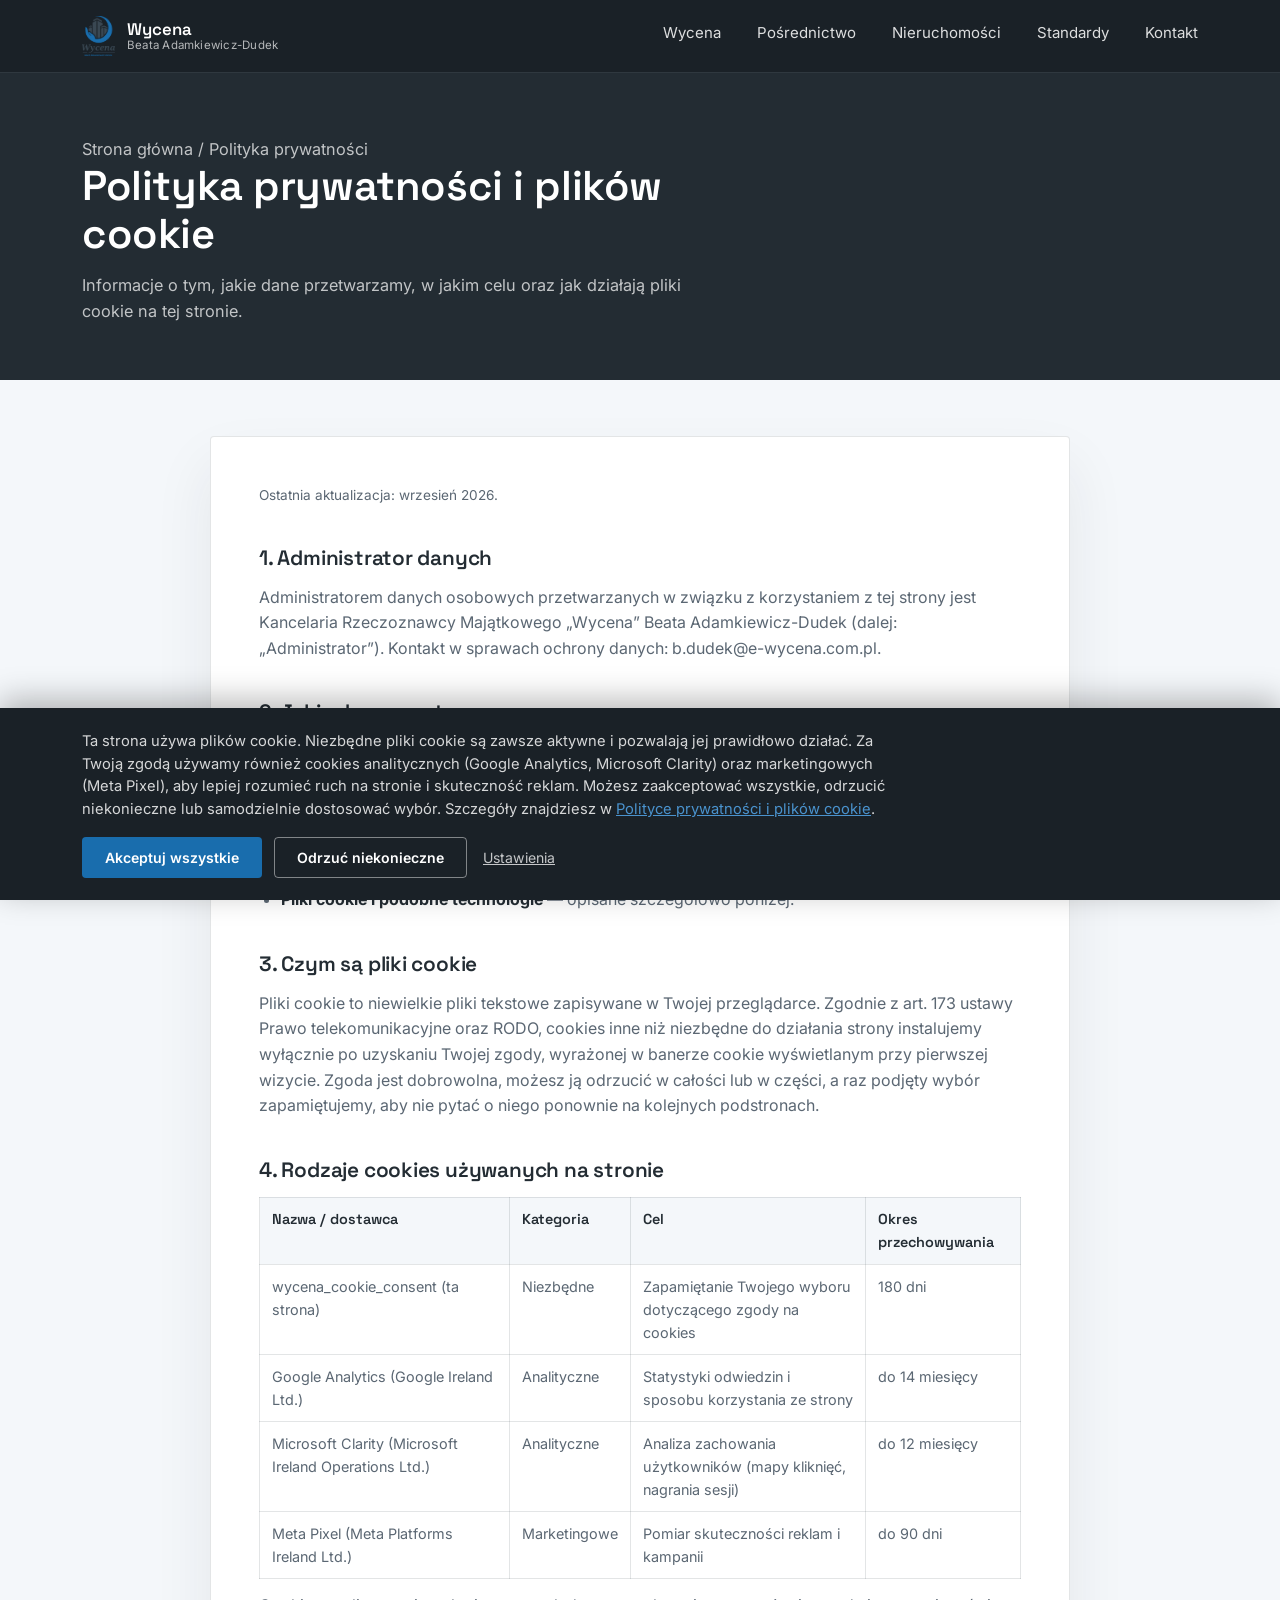
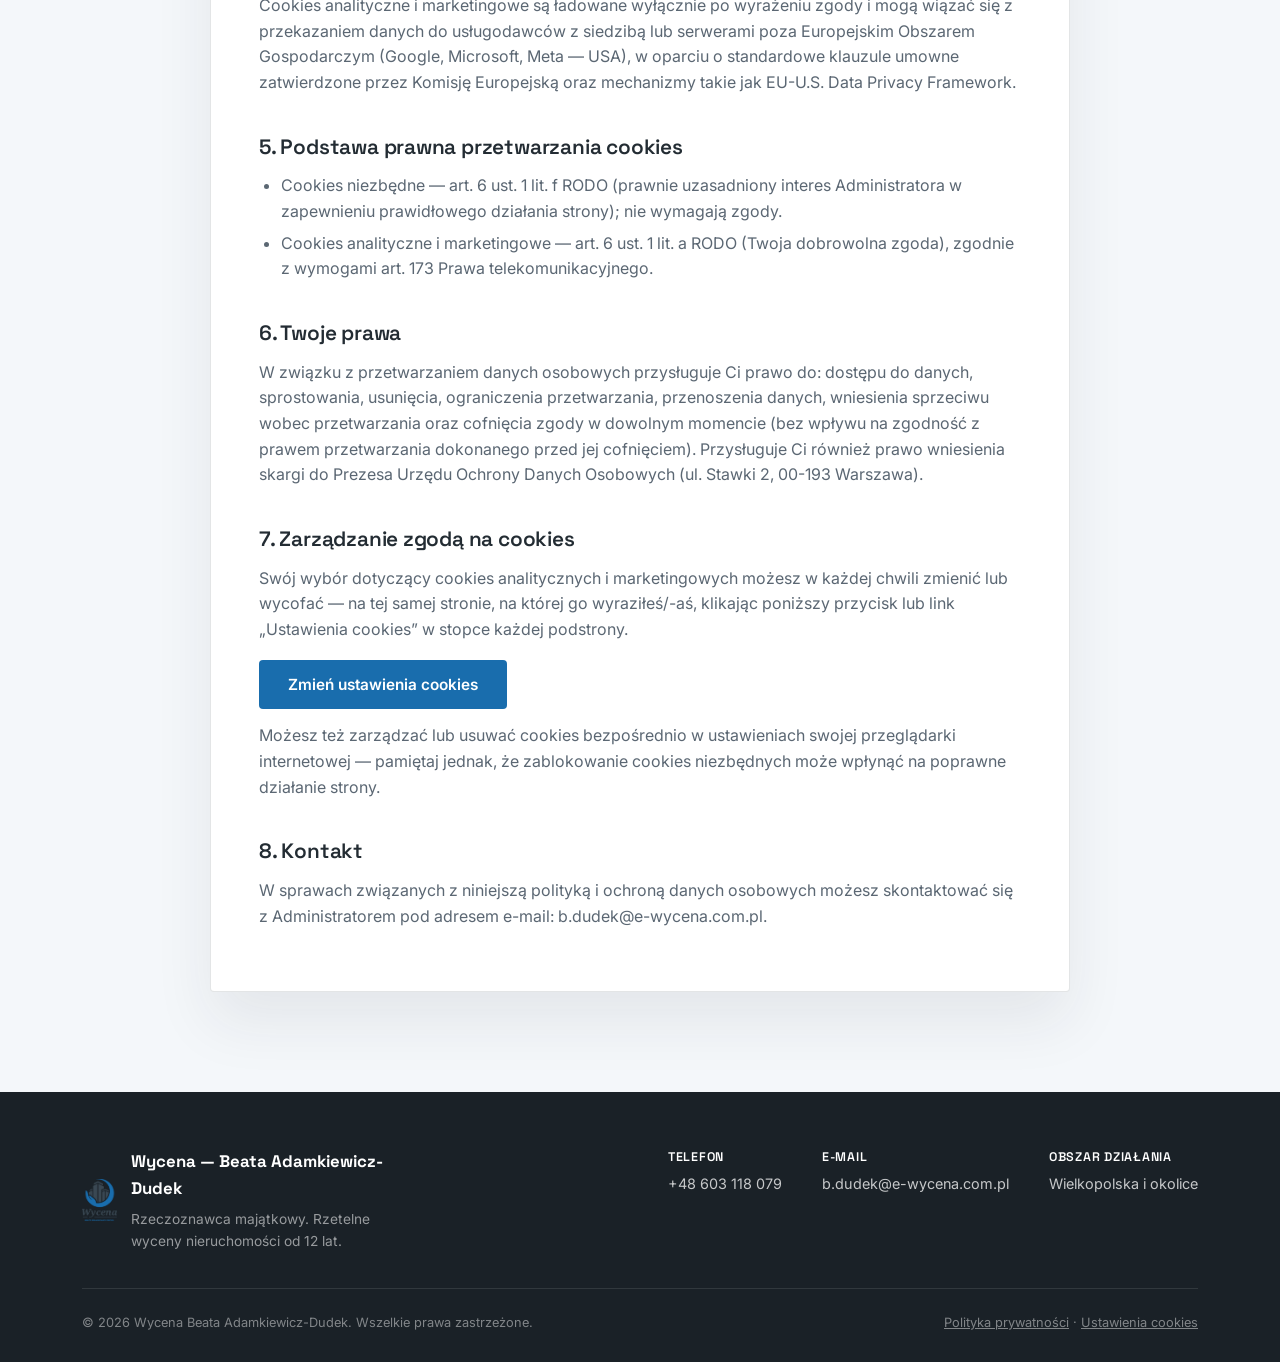
<file: polityka-prywatnosci.html>
<!DOCTYPE html>
<html lang="pl">
<head>
<meta charset="UTF-8">
<meta name="viewport" content="width=device-width, initial-scale=1.0">
<title>Polityka prywatności i plików cookie | Wycena — Beata Adamkiewicz-Dudek</title>
<meta name="description" content="Informacje o przetwarzaniu danych osobowych oraz o plikach cookie (niezbędnych, analitycznych i marketingowych) używanych na stronie kancelarii Wycena — Beata Adamkiewicz-Dudek.">
<meta name="robots" content="index, follow">
<link rel="canonical" href="https://www.e-wycena.com.pl/polityka-prywatnosci.html" id="canonicalLink">

<meta property="og:type" content="website">
<meta property="og:site_name" content="Wycena — Beata Adamkiewicz-Dudek">
<meta property="og:title" content="Polityka prywatności i plików cookie">
<meta property="og:description" content="Informacje o przetwarzaniu danych osobowych oraz o plikach cookie używanych na stronie.">
<meta property="og:image" content="https://www.e-wycena.com.pl/logo-white.png" id="ogImage">
<meta property="og:locale" content="pl_PL">
<meta name="twitter:card" content="summary_large_image">

<link rel="icon" href="logo-white.png" type="image/png">
<link rel="preconnect" href="https://fonts.googleapis.com">
<link rel="preconnect" href="https://fonts.gstatic.com" crossorigin>
<link href="https://fonts.googleapis.com/css2?family=Space+Grotesk:wght@400;500;600;700&family=Inter:wght@400;500;600;700&display=swap" rel="stylesheet">
<link rel="stylesheet" href="theme.css?v=2">
<script src="cookie-consent.js" defer></script>
<style>
  .policy-section{ padding: 56px 0 100px; }
  .policy-card{
    max-width: 860px;
    margin: 0 auto;
    background: var(--white);
    border: 1px solid var(--line);
    border-radius: var(--radius);
    padding: 48px;
    box-shadow: 0 30px 60px rgba(35,44,51,0.08);
  }
  .policy-card h2{ font-size: 1.3rem; margin: 40px 0 14px; }
  .policy-card h2:first-child{ margin-top: 0; }
  .policy-card p{ color: var(--ink-soft); margin: 0 0 14px; }
  .policy-card ul{ color: var(--ink-soft); margin: 0 0 14px; padding-left: 22px; }
  .policy-card li{ margin-bottom: 6px; }
  .policy-card strong{ color: var(--ink); }
  .policy-updated{ font-size: 0.85rem; color: var(--ink-soft); margin: 0 0 30px; }
  .cookie-table{ width:100%; border-collapse: collapse; margin: 0 0 14px; font-size: 0.9rem; }
  .cookie-table th, .cookie-table td{ text-align:left; padding: 10px 12px; border: 1px solid var(--line); vertical-align: top; }
  .cookie-table th{ background: var(--paper); color: var(--ink); font-family:'Space Grotesk',sans-serif; font-weight:600; }
  .cookie-table td{ color: var(--ink-soft); }
  .policy-card .btn{ margin-top: 4px; }
  @media (max-width: 560px){
    .policy-card{ padding: 30px 20px; }
    .cookie-table{ font-size: 0.82rem; }
  }
</style>
</head>
<body>

<nav class="nav">
  <div class="container">
    <a href="index.html" class="brand">
      <img src="logo-white.png" alt="Logo kancelarii Wycena" width="631" height="763">
      <div class="brand-text">
        <strong>Wycena</strong>
        <span>Beata Adamkiewicz-Dudek</span>
      </div>
    </a>
    <button class="nav-toggle" id="navToggle" aria-expanded="false" aria-controls="navLinks" aria-label="Menu">
      <span></span><span></span><span></span>
    </button>
    <div class="nav-links" id="navLinks">
      <a href="wycena.html">Wycena</a>
      <a href="posrednictwo.html">Pośrednictwo</a>
      <a href="nieruchomosci.html">Nieruchomości</a>
      <a href="index.html#standardy">Standardy</a>
      <a href="index.html#kontakt">Kontakt</a>
    </div>
  </div>
</nav>

<header class="page-header">
  <div class="container">
    <p class="breadcrumb"><a href="index.html">Strona główna</a> / Polityka prywatności</p>
    <h1>Polityka prywatności i plików cookie</h1>
    <p>Informacje o tym, jakie dane przetwarzamy, w jakim celu oraz jak działają pliki cookie na tej stronie.</p>
  </div>
</header>

<section class="policy-section">
  <div class="container">
    <div class="policy-card">
      <p class="policy-updated">Ostatnia aktualizacja: wrzesień 2026.</p>

      <h2>1. Administrator danych</h2>
      <p>Administratorem danych osobowych przetwarzanych w związku z korzystaniem z tej strony jest Kancelaria Rzeczoznawcy Majątkowego „Wycena” Beata Adamkiewicz-Dudek (dalej: „Administrator”). Kontakt w sprawach ochrony danych: <a href="mailto:b.dudek@e-wycena.com.pl" id="contactEmailLink">b.dudek@e-wycena.com.pl</a>.</p>

      <h2>2. Jakie dane przetwarzamy</h2>
      <p>Dane osobowe przetwarzamy w dwóch głównych sytuacjach:</p>
      <ul>
        <li><strong>Formularze kontaktowe</strong> (np. zamówienie wyceny) — podane przez Ciebie imię, telefon, e-mail i treść wiadomości przetwarzamy w celu udzielenia odpowiedzi i przygotowania oferty (podstawa prawna: art. 6 ust. 1 lit. b i f RODO — działania przed zawarciem umowy oraz prawnie uzasadniony interes Administratora).</li>
        <li><strong>Pliki cookie i podobne technologie</strong> — opisane szczegółowo poniżej.</li>
      </ul>

      <h2>3. Czym są pliki cookie</h2>
      <p>Pliki cookie to niewielkie pliki tekstowe zapisywane w Twojej przeglądarce. Zgodnie z art. 173 ustawy Prawo telekomunikacyjne oraz RODO, cookies inne niż niezbędne do działania strony instalujemy wyłącznie po uzyskaniu Twojej zgody, wyrażonej w banerze cookie wyświetlanym przy pierwszej wizycie. Zgoda jest dobrowolna, możesz ją odrzucić w całości lub w części, a raz podjęty wybór zapamiętujemy, aby nie pytać o niego ponownie na kolejnych podstronach.</p>

      <h2>4. Rodzaje cookies używanych na stronie</h2>
      <table class="cookie-table">
        <thead>
          <tr>
            <th>Nazwa / dostawca</th>
            <th>Kategoria</th>
            <th>Cel</th>
            <th>Okres przechowywania</th>
          </tr>
        </thead>
        <tbody>
          <tr>
            <td>wycena_cookie_consent (ta strona)</td>
            <td>Niezbędne</td>
            <td>Zapamiętanie Twojego wyboru dotyczącego zgody na cookies</td>
            <td>180 dni</td>
          </tr>
          <tr>
            <td>Google Analytics (Google Ireland Ltd.)</td>
            <td>Analityczne</td>
            <td>Statystyki odwiedzin i sposobu korzystania ze strony</td>
            <td>do 14 miesięcy</td>
          </tr>
          <tr>
            <td>Microsoft Clarity (Microsoft Ireland Operations Ltd.)</td>
            <td>Analityczne</td>
            <td>Analiza zachowania użytkowników (mapy kliknięć, nagrania sesji)</td>
            <td>do 12 miesięcy</td>
          </tr>
          <tr>
            <td>Meta Pixel (Meta Platforms Ireland Ltd.)</td>
            <td>Marketingowe</td>
            <td>Pomiar skuteczności reklam i kampanii</td>
            <td>do 90 dni</td>
          </tr>
        </tbody>
      </table>
      <p>Cookies analityczne i marketingowe są ładowane wyłącznie po wyrażeniu zgody i mogą wiązać się z przekazaniem danych do usługodawców z siedzibą lub serwerami poza Europejskim Obszarem Gospodarczym (Google, Microsoft, Meta — USA), w oparciu o standardowe klauzule umowne zatwierdzone przez Komisję Europejską oraz mechanizmy takie jak EU-U.S. Data Privacy Framework.</p>

      <h2>5. Podstawa prawna przetwarzania cookies</h2>
      <ul>
        <li>Cookies niezbędne — art. 6 ust. 1 lit. f RODO (prawnie uzasadniony interes Administratora w zapewnieniu prawidłowego działania strony); nie wymagają zgody.</li>
        <li>Cookies analityczne i marketingowe — art. 6 ust. 1 lit. a RODO (Twoja dobrowolna zgoda), zgodnie z wymogami art. 173 Prawa telekomunikacyjnego.</li>
      </ul>

      <h2>6. Twoje prawa</h2>
      <p>W związku z przetwarzaniem danych osobowych przysługuje Ci prawo do: dostępu do danych, sprostowania, usunięcia, ograniczenia przetwarzania, przenoszenia danych, wniesienia sprzeciwu wobec przetwarzania oraz cofnięcia zgody w dowolnym momencie (bez wpływu na zgodność z prawem przetwarzania dokonanego przed jej cofnięciem). Przysługuje Ci również prawo wniesienia skargi do Prezesa Urzędu Ochrony Danych Osobowych (ul. Stawki 2, 00-193 Warszawa).</p>

      <h2>7. Zarządzanie zgodą na cookies</h2>
      <p>Swój wybór dotyczący cookies analitycznych i marketingowych możesz w każdej chwili zmienić lub wycofać — na tej samej stronie, na której go wyraziłeś/-aś, klikając poniższy przycisk lub link „Ustawienia cookies” w stopce każdej podstrony.</p>
      <button type="button" class="btn btn-primary" onclick="window.openCookieSettings && window.openCookieSettings()">Zmień ustawienia cookies</button>
      <p style="margin-top:14px;">Możesz też zarządzać lub usuwać cookies bezpośrednio w ustawieniach swojej przeglądarki internetowej — pamiętaj jednak, że zablokowanie cookies niezbędnych może wpłynąć na poprawne działanie strony.</p>

      <h2>8. Kontakt</h2>
      <p>W sprawach związanych z niniejszą polityką i ochroną danych osobowych możesz skontaktować się z Administratorem pod adresem e-mail: <a href="mailto:b.dudek@e-wycena.com.pl" id="contactEmailLink2">b.dudek@e-wycena.com.pl</a>.</p>
    </div>
  </div>
</section>

<footer>
  <div class="container">
    <div class="footer-top">
      <a href="index.html" class="footer-brand">
        <img src="logo-white.png" alt="Logo kancelarii Wycena" width="631" height="763">
        <div>
          <strong>Wycena — Beata Adamkiewicz-Dudek</strong>
          <p>Rzeczoznawca majątkowy. Rzetelne wyceny nieruchomości od 12 lat.</p>
        </div>
      </a>
      <div class="footer-contact" id="footerContact"></div>
    </div>
    <div class="footer-bottom">
      <span>© 2026 Wycena Beata Adamkiewicz-Dudek. Wszelkie prawa zastrzeżone.</span>
      <span><a href="polityka-prywatnosci.html">Polityka prywatności</a> · <button type="button" class="cc-footer-link" onclick="window.openCookieSettings && window.openCookieSettings()">Ustawienia cookies</button></span>
    </div>
  </div>
</footer>

<script src="config.js"></script>
<script src="api.js"></script>
<script>
(function () {
  'use strict';

  const CFG = window.WYCENA_CONFIG || {};

  const navToggle = document.getElementById('navToggle');
  const navLinks = document.getElementById('navLinks');
  navToggle.addEventListener('click', function () {
    const open = navLinks.classList.toggle('open');
    navToggle.setAttribute('aria-expanded', open ? 'true' : 'false');
  });

  function esc(s) { return s == null ? '' : String(s); }

  function renderContact() {
    const b = CFG.business || {};
    document.getElementById('footerContact').innerHTML =
      '<div><h4>Telefon</h4><p><a href="tel:' + esc(b.phoneHref || '') + '">' + esc(b.phone || '') + '</a></p></div>' +
      '<div><h4>E-mail</h4><p><a href="mailto:' + esc(b.email || '') + '">' + esc(b.email || '') + '</a></p></div>' +
      '<div><h4>Obszar działania</h4><p>' + esc(b.area || '') + '</p></div>';

    if (b.email) {
      document.getElementById('contactEmailLink').textContent = b.email;
      document.getElementById('contactEmailLink').href = 'mailto:' + b.email;
      document.getElementById('contactEmailLink2').textContent = b.email;
      document.getElementById('contactEmailLink2').href = 'mailto:' + b.email;
    }

    if (CFG.siteUrl && CFG.siteUrl.indexOf('TWOJADOMENA') === -1) {
      const base = String(CFG.siteUrl).replace(/\/$/, '');
      document.getElementById('canonicalLink').href = base + '/polityka-prywatnosci.html';
      document.getElementById('ogImage').setAttribute('content', base + '/logo-white.png');
    }
  }
  renderContact();
})();
</script>
</body>
</html>
</file>
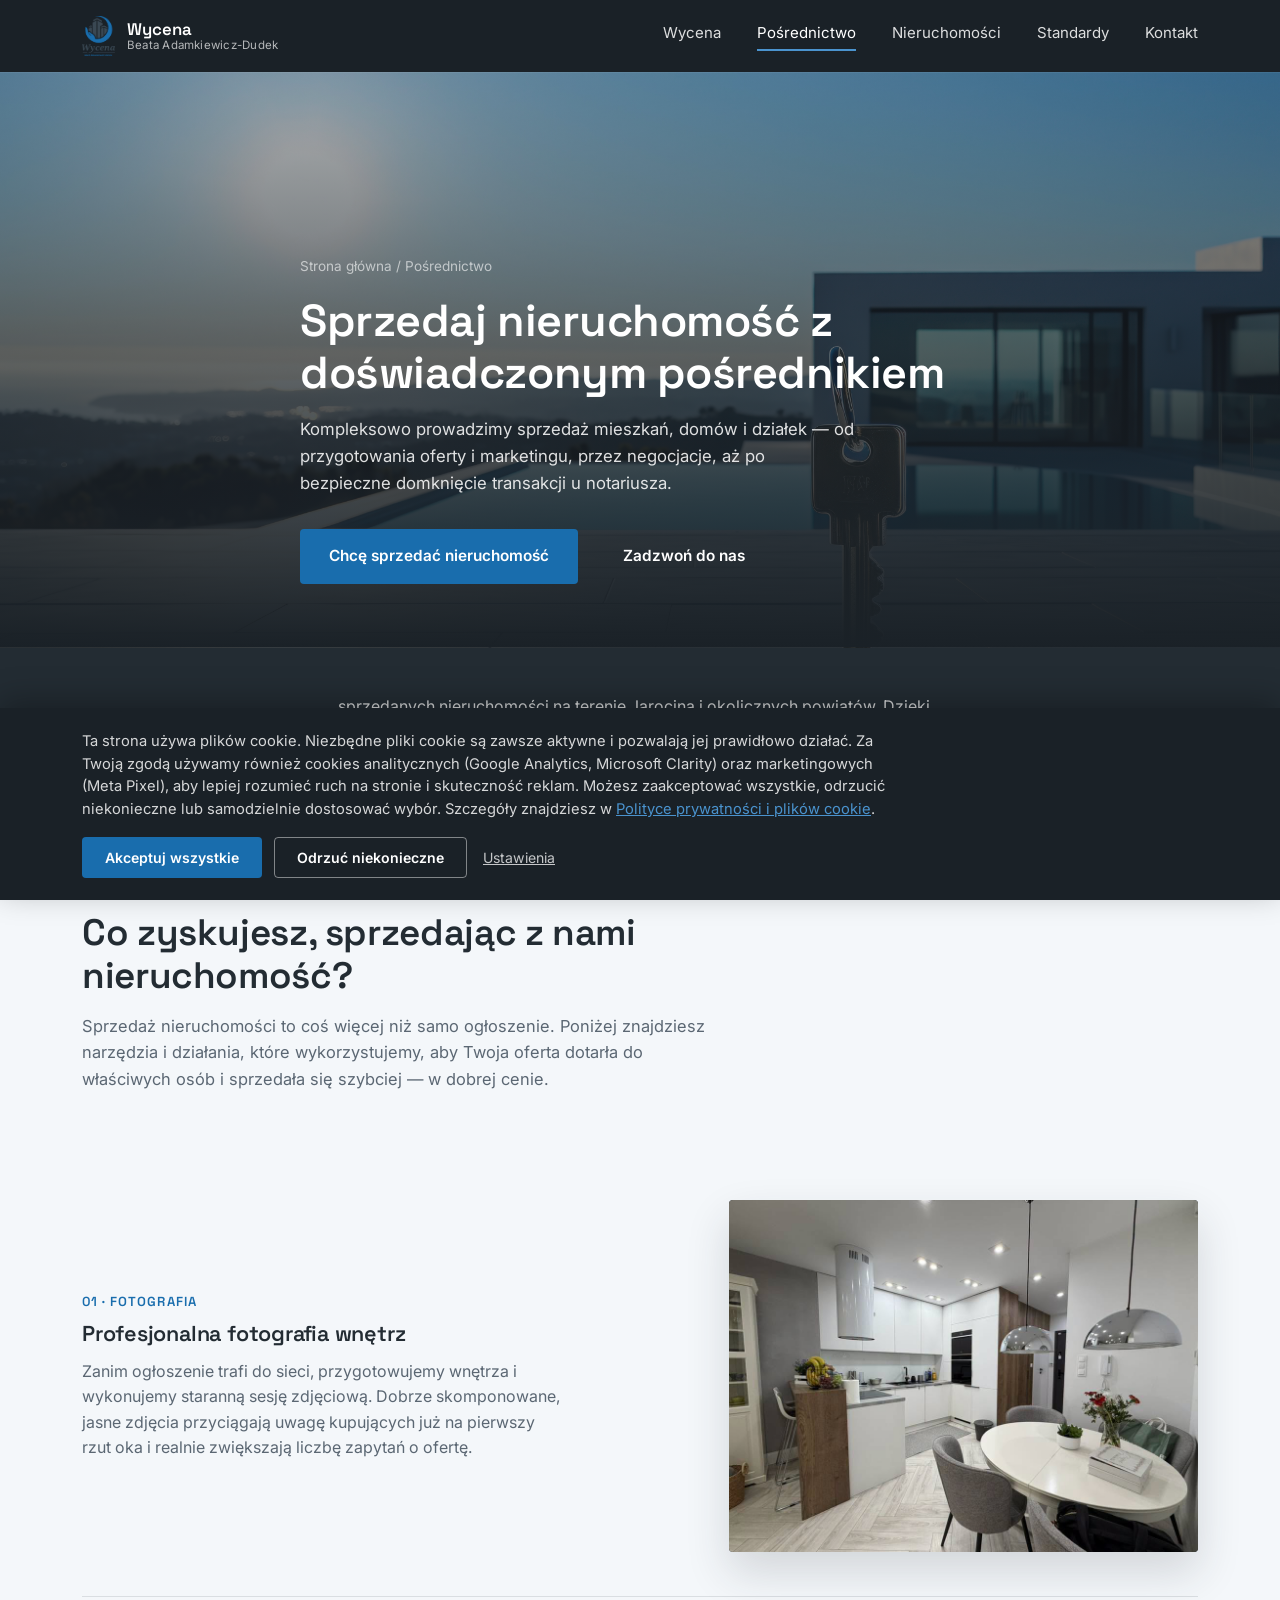
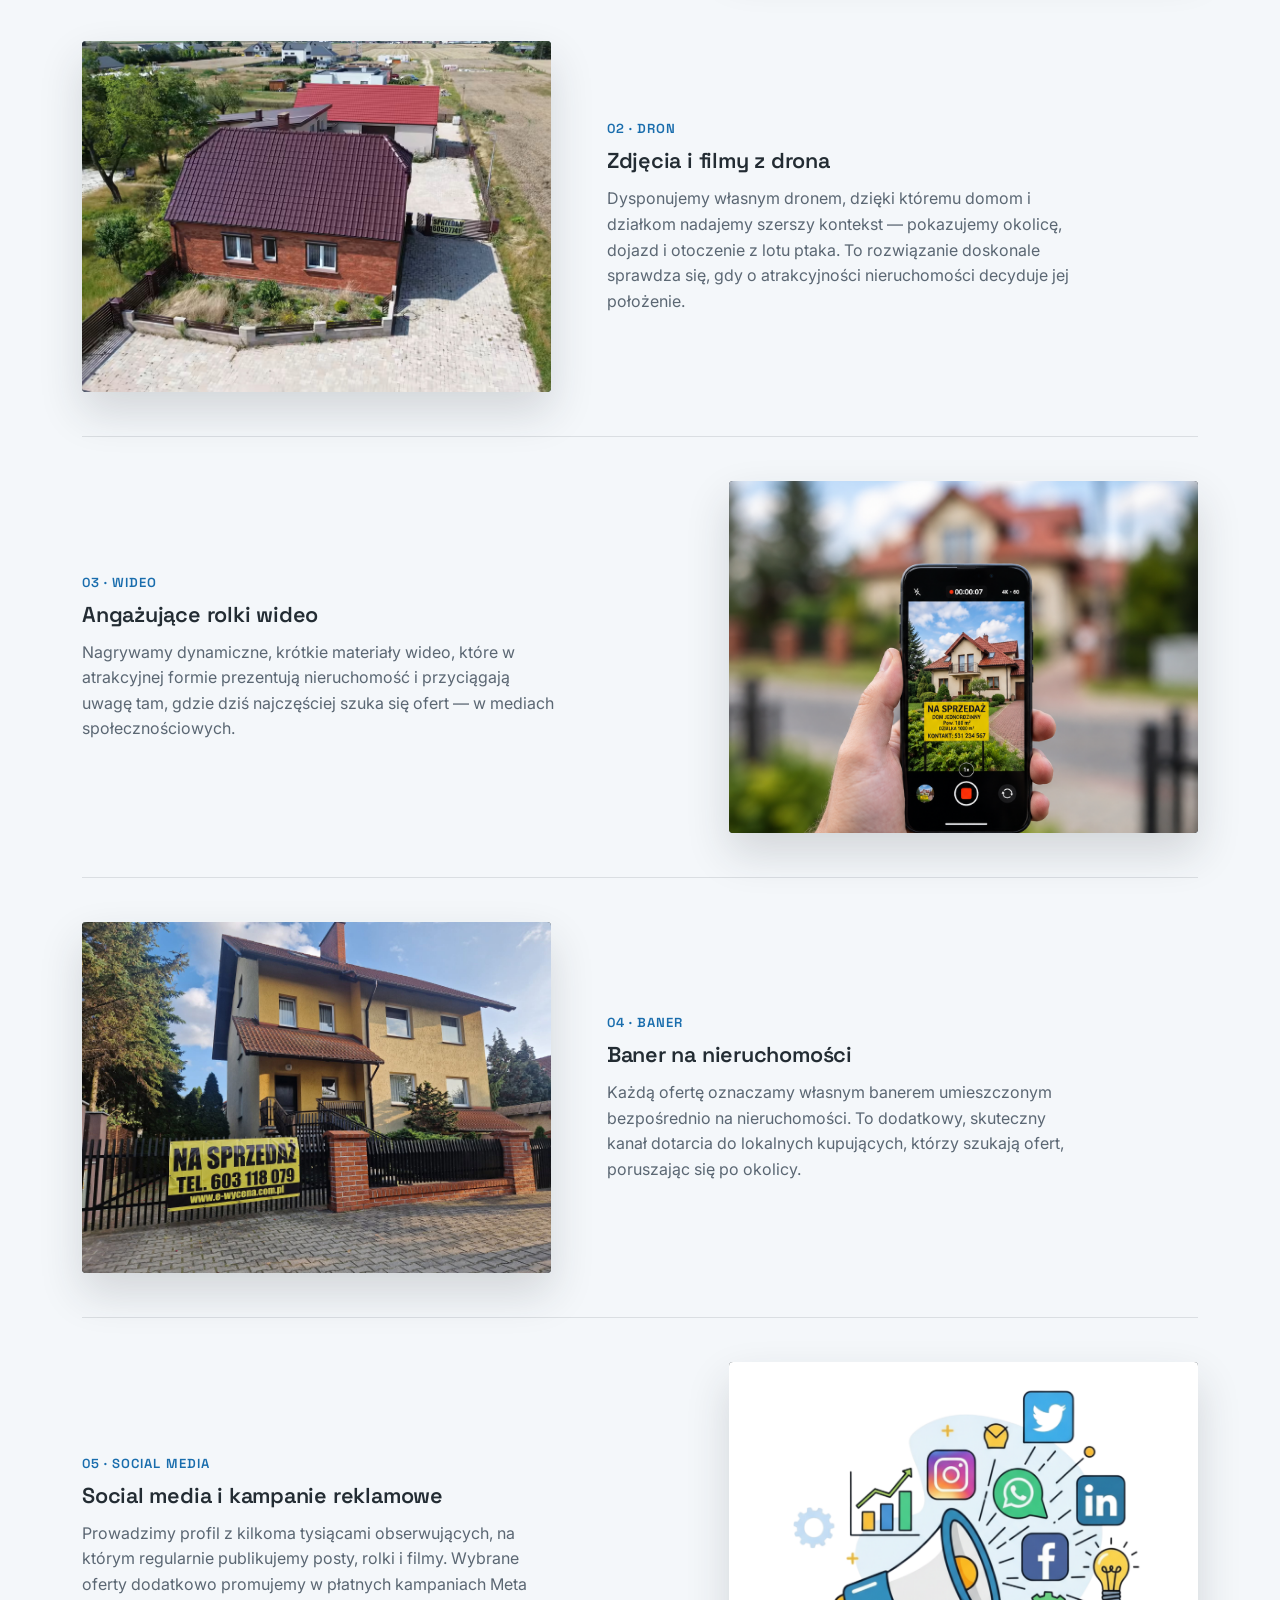
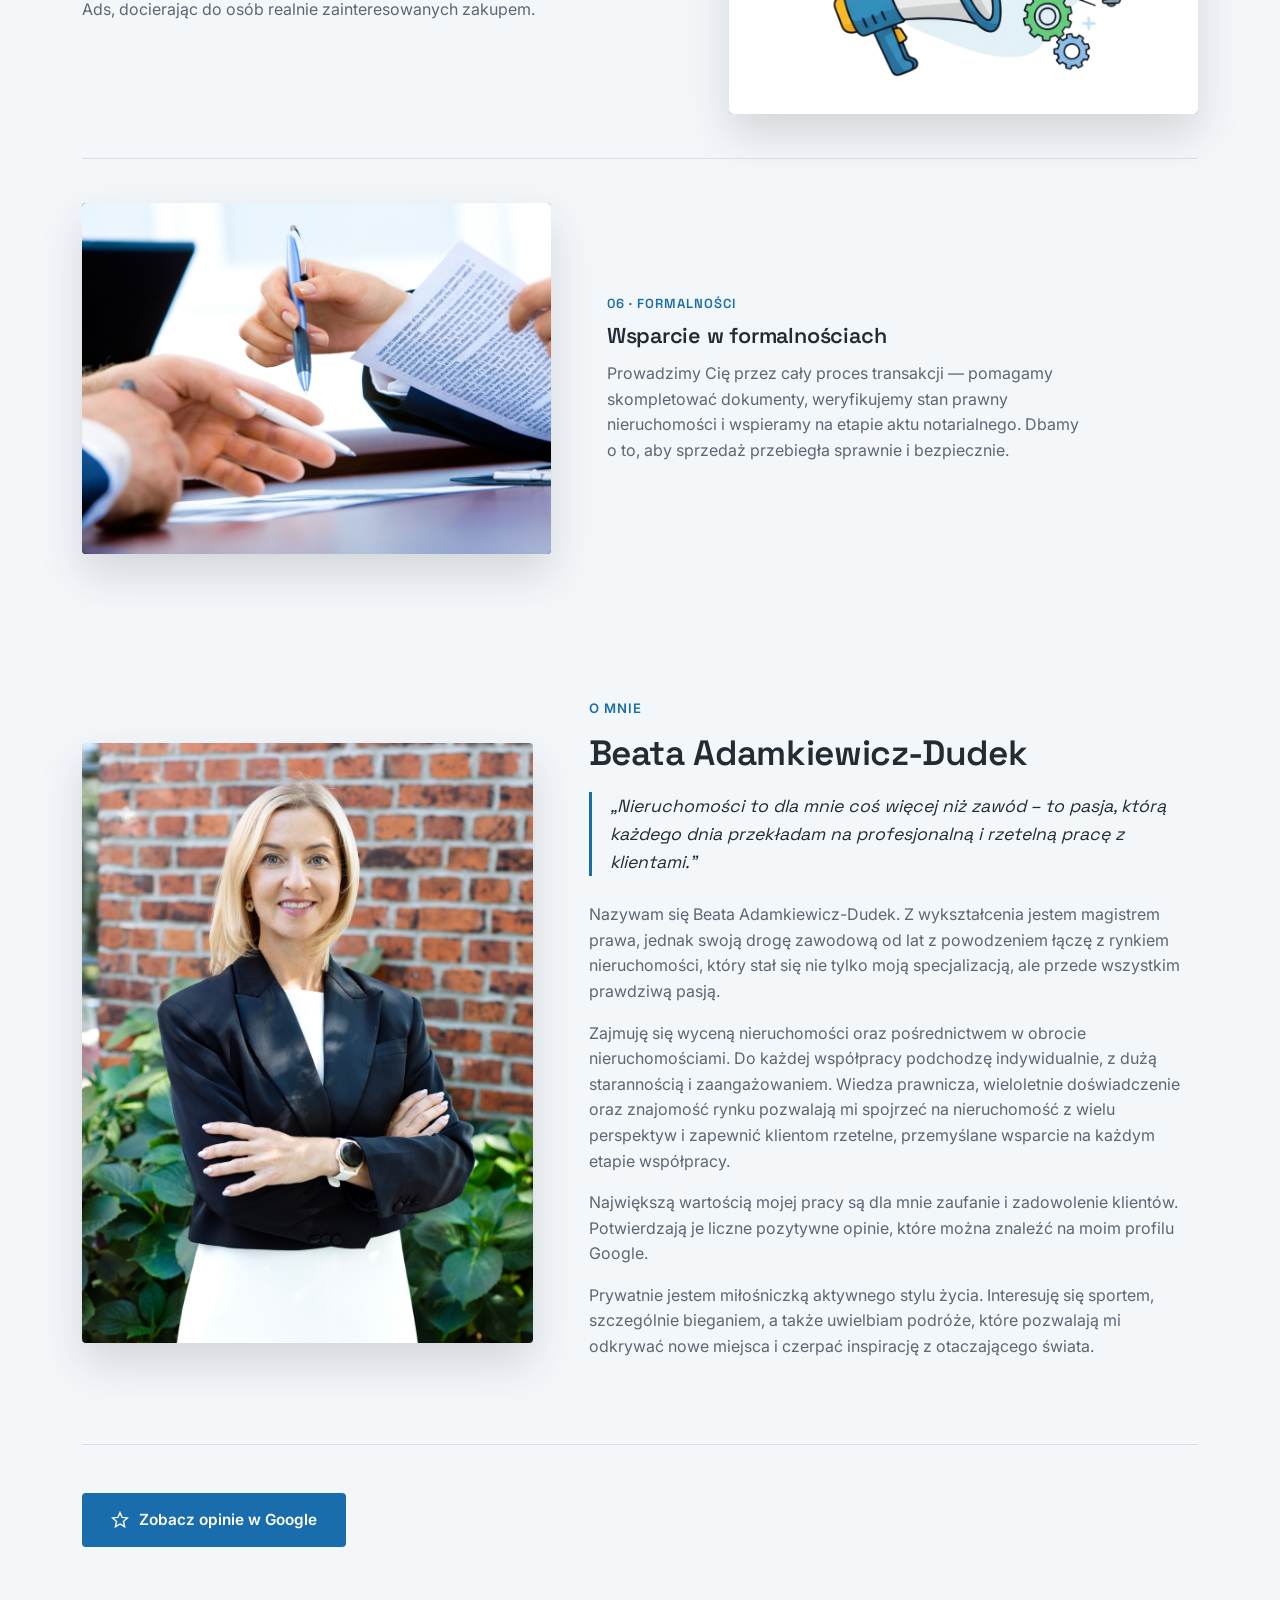
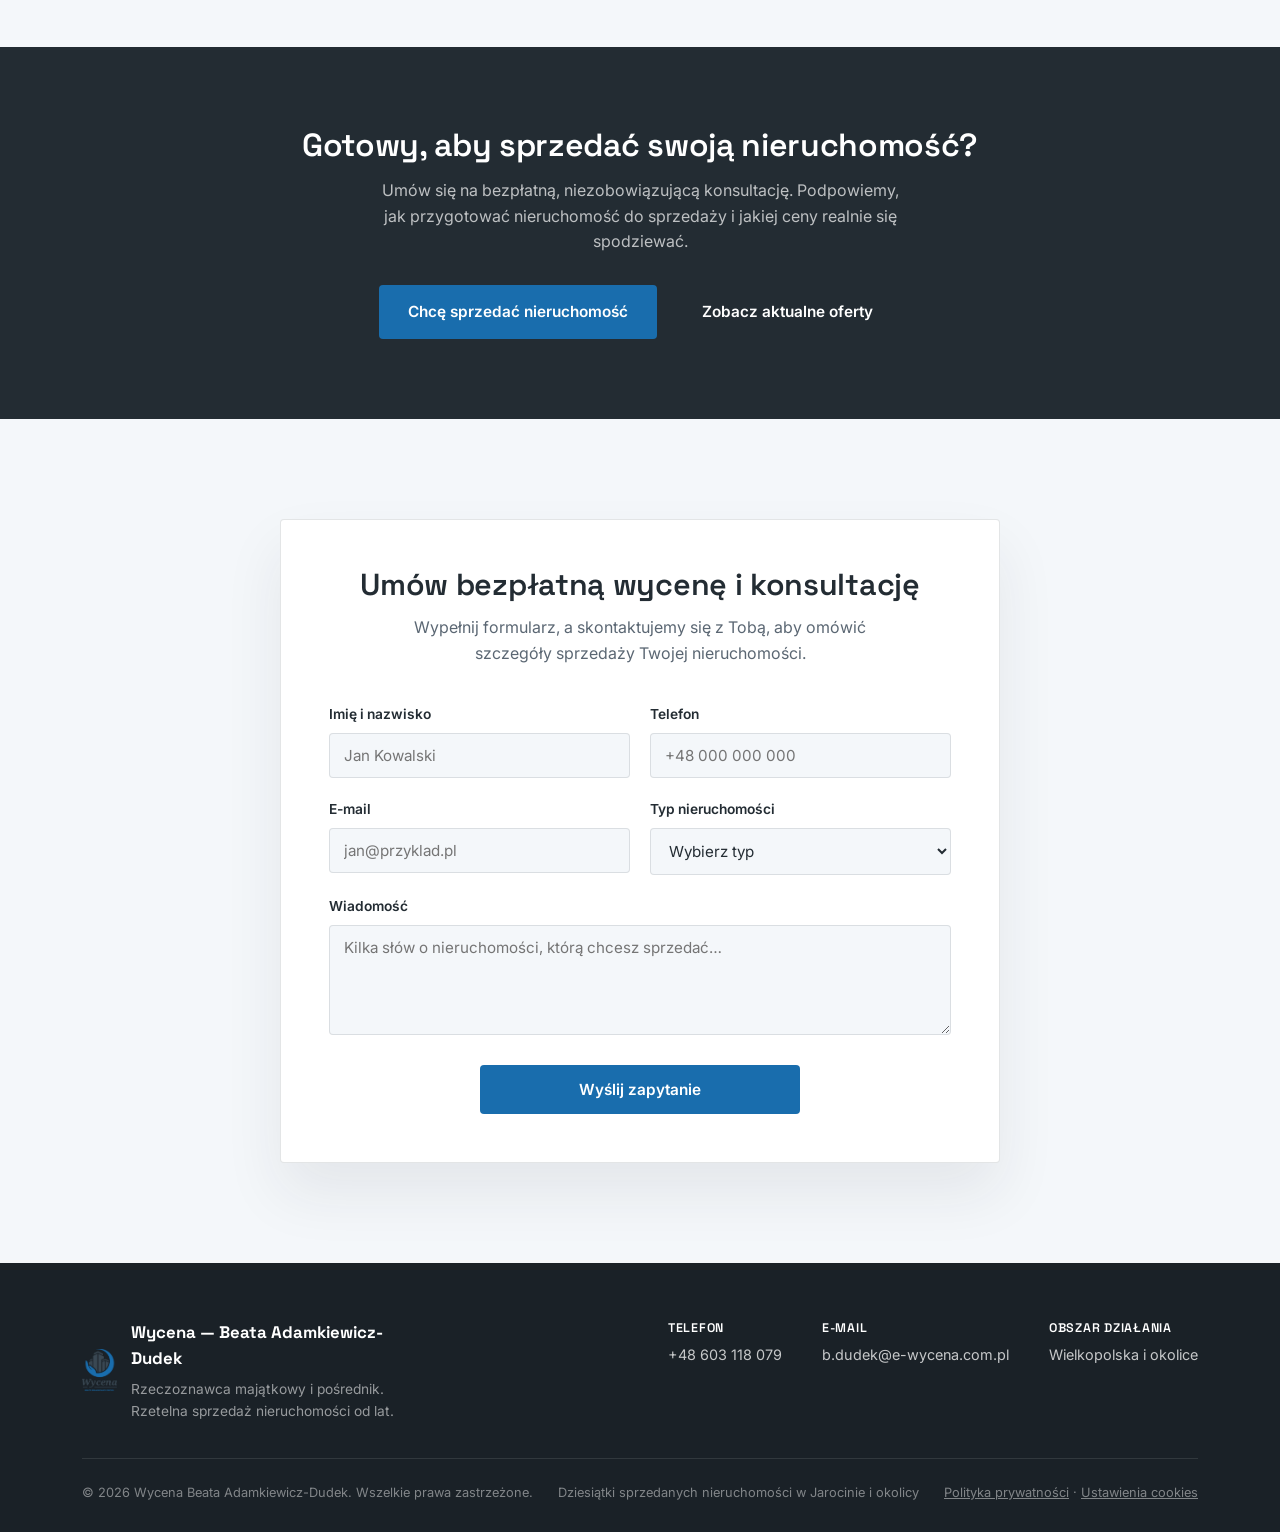
<file: posrednictwo.html>
<!DOCTYPE html>
<html lang="pl">
<head>
<meta charset="UTF-8">
<meta name="viewport" content="width=device-width, initial-scale=1.0">
<title>Pośrednictwo w sprzedaży nieruchomości | Wycena — Beata Adamkiewicz-Dudek</title>
<meta name="description" content="Sprzedaj nieruchomość z doświadczonym pośrednikiem: profesjonalna fotografia, filmy z drona, rolki, social media i pełne wsparcie w formalnościach. Jarocin i okoliczne powiaty.">
<meta name="robots" content="index, follow">
<link rel="canonical" href="https://www.e-wycena.com.pl/posrednictwo.html" id="canonicalLink">

<meta property="og:type" content="website">
<meta property="og:site_name" content="Wycena — Beata Adamkiewicz-Dudek">
<meta property="og:title" content="Pośrednictwo w sprzedaży nieruchomości">
<meta property="og:description" content="Doświadczony pośrednik: profesjonalny marketing nieruchomości i pełne wsparcie formalne przy sprzedaży.">
<meta property="og:image" content="posrednictwo.jpg" id="ogImage">
<meta property="og:locale" content="pl_PL">
<meta name="twitter:card" content="summary_large_image">

<link rel="icon" href="logo-white.png" type="image/png">
<link rel="preconnect" href="https://fonts.googleapis.com">
<link rel="preconnect" href="https://fonts.gstatic.com" crossorigin>
<link href="https://fonts.googleapis.com/css2?family=Space+Grotesk:wght@400;500;600;700&family=Inter:wght@400;500;600;700&display=swap" rel="stylesheet">
<link rel="stylesheet" href="theme.css?v=2">
<script src="cookie-consent.js" defer></script>
<style>
  /* ---------- Hero z tłem zdjęciowym ---------- */
  .posr-hero{
    position: relative;
    min-height: 62vh;
    display:flex;
    align-items:flex-end;
    padding: 170px 0 64px;
    color: var(--white);
    background-image:
      linear-gradient(180deg, rgba(26,33,39,0.35) 0%, rgba(26,33,39,0.72) 55%, var(--navy-deepest) 100%),
      url('posrednictwo.jpg');
    background-size: cover;
    background-position: center 30%;
  }
  .posr-hero .breadcrumb{ color: rgba(255,255,255,0.6); }
  .posr-hero .breadcrumb a:hover{ color: var(--white); }
  .posr-hero h1{
    font-size: clamp(1.9rem, 3.6vw, 2.8rem);
    max-width: 680px;
    margin-bottom: 18px;
  }
  .posr-hero p.lead{
    max-width: 560px;
    font-size: 1.05rem;
    color: rgba(255,255,255,0.86);
    margin-bottom: 32px;
  }
  .posr-hero .hero-ctas{ display:flex; gap:16px; flex-wrap:wrap; }

  /* ---------- Pasek doświadczenia ---------- */
  .experience-strip{
    background: var(--navy-deep);
    color: var(--white);
    padding: 46px 0;
  }
  .experience-strip .container{
    display:flex;
    align-items:center;
    gap: 32px;
    flex-wrap: wrap;
  }
  .experience-strip .stat-number{
    font-family:'Space Grotesk',sans-serif;
    font-size: clamp(2.2rem, 4.4vw, 3rem);
    font-weight: 700;
    color: var(--blue-light);
    line-height:1;
    white-space: nowrap;
  }
  .experience-strip p{
    margin:0;
    color: rgba(255,255,255,0.8);
    max-width: 640px;
    font-size: 1rem;
  }

  /* ---------- Sekcja korzyści ---------- */
  .benefits-section{ padding: 96px 0 100px; }
  .benefits-intro{ max-width: 640px; margin-bottom: 64px; }
  .benefits-intro h2{ font-size: clamp(1.7rem, 3vw, 2.3rem); margin-bottom: 16px; }
  .benefits-intro p{ color: var(--ink-soft); font-size: 1.03rem; margin:0; }

  .benefit-row{
    display:flex;
    align-items:center;
    gap: 56px;
    padding: 44px 0;
    border-bottom: 1px solid var(--line);
  }
  .benefit-row:first-of-type{ padding-top: 0; }
  .benefit-row:last-of-type{ border-bottom: none; }
  .benefit-row:nth-of-type(even){ flex-direction: row-reverse; }
  .benefit-media{
    flex: 0 0 42%;
    aspect-ratio: 4/3;
    border-radius: var(--radius);
    overflow:hidden;
    background: var(--navy-deep);
    box-shadow: 0 20px 44px rgba(35,44,51,0.16);
  }
  .benefit-media img{
    width:100%; height:100%;
    object-fit: cover;
  }
  .benefit-text{ flex: 1 1 auto; }
  .benefit-index{
    font-family:'Space Grotesk',sans-serif;
    font-size: 0.82rem;
    font-weight: 600;
    color: var(--blue);
    letter-spacing: 0.08em;
    text-transform: uppercase;
    margin-bottom: 10px;
    display:block;
  }
  .benefit-text h3{ font-size: 1.35rem; margin-bottom: 12px; color: var(--ink); }
  .benefit-text p{ color: var(--ink-soft); font-size: 1rem; margin:0; max-width: 480px; }

  @media (max-width: 860px){
    .benefit-row, .benefit-row:nth-of-type(even){
      flex-direction: column;
      align-items: stretch;
      gap: 24px;
    }
    .benefit-media{ flex: none; aspect-ratio: 16/10; }
    .benefit-text p{ max-width: none; }
  }

  /* ---------- Sekcja O mnie ---------- */
  .section-about{
    padding: 0 0 100px;
    background: var(--paper);
  }
  .about-grid{
    display:grid;
    grid-template-columns: 0.85fr 1.15fr;
    gap: 56px;
    align-items:center;
  }
  @media (max-width: 860px){
    .about-grid{ grid-template-columns: 1fr; gap: 36px; }
  }
  .about-media{
    aspect-ratio: 3/4;
    border-radius: var(--radius);
    overflow:hidden;
    box-shadow: 0 20px 44px rgba(35,44,51,0.16);
  }
  .about-media img{ width:100%; height:100%; object-fit:cover; }
  .about-eyebrow{
    font-size:0.82rem;
    font-weight:600;
    letter-spacing:0.08em;
    text-transform:uppercase;
    color: var(--blue);
    margin-bottom:14px;
    display:block;
  }
  .about-text h2{ font-size: clamp(1.6rem, 3vw, 2.2rem); margin-bottom:18px; color: var(--ink); }
  .about-text .about-quote{
    font-family:'Space Grotesk',sans-serif;
    font-size:1.1rem;
    font-style:italic;
    color: var(--ink);
    border-left: 3px solid var(--blue);
    padding-left:18px;
    margin: 0 0 26px;
  }
  .about-text p{ color: var(--ink-soft); font-size:1rem; margin:0 0 16px; }
  .about-text p:last-of-type{ margin-bottom: 28px; }
  .google-btn{ display:inline-flex; align-items:center; gap:10px; }
  .google-btn svg{ width:18px; height:18px; }

  /* ---------- Widżet opinii Google ---------- */
  .google-reviews{ margin-top: 56px; padding-top: 48px; border-top: 1px solid var(--line); }
  .gr-summary{ display:flex; align-items:center; gap:14px; flex-wrap:wrap; margin-bottom: 22px; }
  .gr-score{ font-family:'Space Grotesk',sans-serif; font-size:2.2rem; font-weight:700; color:var(--ink); line-height:1; }
  .gr-stars{ display:inline-flex; gap:2px; color: var(--warn); }
  .gr-count{ font-size:0.92rem; color: var(--ink-soft); }
  .gr-list{ display:grid; gap:16px; margin-bottom:26px; }
  .gr-card{ background: var(--white); border:1px solid var(--line); border-radius:var(--radius); padding:20px 22px; box-shadow: 0 12px 30px rgba(35,44,51,0.06); }
  .gr-card-head{ display:flex; align-items:center; gap:12px; margin-bottom:8px; }
  .gr-avatar{ width:38px; height:38px; border-radius:50%; object-fit:cover; flex-shrink:0; }
  .gr-avatar-fallback{ display:flex; align-items:center; justify-content:center; background:var(--blue); color:var(--white); font-family:'Space Grotesk',sans-serif; font-weight:600; }
  .gr-author{ display:block; font-weight:600; color:var(--ink); font-size:0.94rem; }
  .gr-author a{ color:var(--ink); text-decoration:underline; }
  .gr-time{ display:block; font-size:0.78rem; color:var(--ink-soft); }
  .gr-text{ margin:8px 0 0; font-size:0.92rem; line-height:1.55; color:var(--ink-soft); }
  .gr-footer{ display:flex; align-items:center; justify-content:space-between; gap:16px; flex-wrap:wrap; }
  .gr-powered{ display:inline-flex; align-items:center; gap:6px; font-size:0.78rem; color:var(--ink-soft); }
  .gr-cta{ background: transparent; color: var(--navy); border-color: var(--navy); }
  .gr-cta:hover{ background: var(--navy); color: var(--white); }

  /* ---------- CTA środkowe ---------- */
  .cta-band{
    background: var(--navy-deep);
    color: var(--white);
    padding: 80px 0;
    text-align:center;
  }
  .cta-band h2{ font-size: clamp(1.5rem, 2.6vw, 2rem); margin-bottom: 14px; }
  .cta-band p{ color: rgba(255,255,255,0.7); max-width: 520px; margin: 0 auto 30px; }
  .cta-band .hero-ctas{ display:flex; gap:16px; justify-content:center; flex-wrap:wrap; }

  /* ---------- Formularz kontaktowy ---------- */
  .contact-section{ padding: 100px 0; }
  .contact-card{
    max-width: 720px;
    margin: 0 auto;
    background: var(--white);
    border: 1px solid var(--line);
    border-radius: var(--radius);
    padding: 48px;
    box-shadow: 0 30px 60px rgba(35,44,51,0.08);
  }
  .contact-card h2{ font-size: clamp(1.5rem, 2.6vw, 1.9rem); margin-bottom: 12px; text-align:center; }
  .contact-card > p{ color: var(--ink-soft); text-align:center; max-width: 460px; margin: 0 auto 36px; }
  .form-grid{
    display:grid;
    grid-template-columns: 1fr 1fr;
    gap: 20px;
  }
  .form-grid .full{ grid-column: 1 / -1; }
  .form-field{ display:flex; flex-direction:column; gap:8px; }
  .form-field label{ font-size: 0.86rem; font-weight:600; color: var(--ink); }
  .form-field input, .form-field select, .form-field textarea{
    border: 1.5px solid var(--line);
    border-radius: var(--radius);
    padding: 12px 14px;
    font-family:'Inter',sans-serif;
    font-size: 0.95rem;
    color: var(--ink);
    background: var(--paper);
    outline:none;
    transition: border-color .18s ease;
  }
  .form-field input:focus, .form-field select:focus, .form-field textarea:focus{ border-color: var(--blue); }
  .form-field textarea{ resize: vertical; min-height: 110px; font-family: inherit; }
  .form-submit-row{ margin-top: 30px; text-align:center; }
  .form-submit-row .btn{ width: 100%; max-width: 320px; }
  #formNotice{ margin-top: 22px; display:none; }
  @media (max-width: 560px){
    .contact-card{ padding: 32px 22px; }
    .form-grid{ grid-template-columns: 1fr; }
  }
</style>
</head>
<body>

<nav class="nav">
  <div class="container">
    <a href="index.html" class="brand">
      <img src="logo-white.png" alt="Logo kancelarii Wycena" width="631" height="763">
      <div class="brand-text">
        <strong>Wycena</strong>
        <span>Beata Adamkiewicz-Dudek</span>
      </div>
    </a>
    <button class="nav-toggle" id="navToggle" aria-expanded="false" aria-controls="navLinks" aria-label="Menu">
      <span></span><span></span><span></span>
    </button>
    <div class="nav-links" id="navLinks">
      <a href="wycena.html">Wycena</a>
      <a href="posrednictwo.html" class="active">Pośrednictwo</a>
      <a href="nieruchomosci.html">Nieruchomości</a>
      <a href="index.html#standardy">Standardy</a>
      <a href="index.html#kontakt">Kontakt</a>
    </div>
  </div>
</nav>

<header class="posr-hero">
  <div class="container">
    <p class="breadcrumb"><a href="index.html">Strona główna</a> / Pośrednictwo</p>
    <h1>Sprzedaj nieruchomość z doświadczonym pośrednikiem</h1>
    <p class="lead">Kompleksowo prowadzimy sprzedaż mieszkań, domów i działek — od przygotowania oferty i marketingu, przez negocjacje, aż po bezpieczne domknięcie transakcji u notariusza.</p>
    <div class="hero-ctas">
      <a class="btn btn-primary" href="#formularz">Chcę sprzedać nieruchomość</a>
      <a class="btn btn-secondary" href="#" id="ctaPhone">Zadzwoń do nas</a>
    </div>
  </div>
</header>

<section class="experience-strip">
  <div class="container">
    <div class="stat-number">Dziesiątki</div>
    <p>sprzedanych nieruchomości na terenie Jarocina i okolicznych powiatów. Dzięki wieloletniemu doświadczeniu wiemy, co realnie przyspiesza sprzedaż i pomaga uzyskać najlepszą możliwą cenę.</p>
  </div>
</section>

<section class="benefits-section">
  <div class="container">
    <div class="benefits-intro">
      <h2>Co zyskujesz, sprzedając z nami nieruchomość?</h2>
      <p>Sprzedaż nieruchomości to coś więcej niż samo ogłoszenie. Poniżej znajdziesz narzędzia i działania, które wykorzystujemy, aby Twoja oferta dotarła do właściwych osób i sprzedała się szybciej — w dobrej cenie.</p>
    </div>

    <div class="benefit-row">
      <div class="benefit-media"><img src="foto.jpg" alt="Profesjonalna fotografia wnętrz nieruchomości" loading="lazy"></div>
      <div class="benefit-text">
        <span class="benefit-index">01 · Fotografia</span>
        <h3>Profesjonalna fotografia wnętrz</h3>
        <p>Zanim ogłoszenie trafi do sieci, przygotowujemy wnętrza i wykonujemy staranną sesję zdjęciową. Dobrze skomponowane, jasne zdjęcia przyciągają uwagę kupujących już na pierwszy rzut oka i realnie zwiększają liczbę zapytań o ofertę.</p>
      </div>
    </div>

    <div class="benefit-row">
      <div class="benefit-media"><img src="dron.jpg" alt="Zdjęcia i filmy z drona nieruchomości" loading="lazy"></div>
      <div class="benefit-text">
        <span class="benefit-index">02 · Dron</span>
        <h3>Zdjęcia i filmy z drona</h3>
        <p>Dysponujemy własnym dronem, dzięki któremu domom i działkom nadajemy szerszy kontekst — pokazujemy okolicę, dojazd i otoczenie z lotu ptaka. To rozwiązanie doskonale sprawdza się, gdy o atrakcyjności nieruchomości decyduje jej położenie.</p>
      </div>
    </div>

    <div class="benefit-row">
      <div class="benefit-media"><img src="rolki.png" alt="Rolki wideo prezentujące nieruchomość" loading="lazy"></div>
      <div class="benefit-text">
        <span class="benefit-index">03 · Wideo</span>
        <h3>Angażujące rolki wideo</h3>
        <p>Nagrywamy dynamiczne, krótkie materiały wideo, które w atrakcyjnej formie prezentują nieruchomość i przyciągają uwagę tam, gdzie dziś najczęściej szuka się ofert — w mediach społecznościowych.</p>
      </div>
    </div>

    <div class="benefit-row">
      <div class="benefit-media"><img src="baner.jpg" alt="Baner reklamowy na sprzedawanej nieruchomości" loading="lazy"></div>
      <div class="benefit-text">
        <span class="benefit-index">04 · Baner</span>
        <h3>Baner na nieruchomości</h3>
        <p>Każdą ofertę oznaczamy własnym banerem umieszczonym bezpośrednio na nieruchomości. To dodatkowy, skuteczny kanał dotarcia do lokalnych kupujących, którzy szukają ofert, poruszając się po okolicy.</p>
      </div>
    </div>

    <div class="benefit-row">
      <div class="benefit-media"><img src="socialmedia.png" alt="Promocja nieruchomości w mediach społecznościowych" loading="lazy"></div>
      <div class="benefit-text">
        <span class="benefit-index">05 · Social media</span>
        <h3>Social media i kampanie reklamowe</h3>
        <p>Prowadzimy profil z kilkoma tysiącami obserwujących, na którym regularnie publikujemy posty, rolki i filmy. Wybrane oferty dodatkowo promujemy w płatnych kampaniach Meta Ads, docierając do osób realnie zainteresowanych zakupem.</p>
      </div>
    </div>

    <div class="benefit-row">
      <div class="benefit-media"><img src="formalnosci.jpg" alt="Wsparcie w formalnościach przy sprzedaży nieruchomości" loading="lazy"></div>
      <div class="benefit-text">
        <span class="benefit-index">06 · Formalności</span>
        <h3>Wsparcie w formalnościach</h3>
        <p>Prowadzimy Cię przez cały proces transakcji — pomagamy skompletować dokumenty, weryfikujemy stan prawny nieruchomości i wspieramy na etapie aktu notarialnego. Dbamy o to, aby sprzedaż przebiegła sprawnie i bezpiecznie.</p>
      </div>
    </div>
  </div>
</section>

<section class="section-about" id="o-mnie">
  <div class="container">
    <div class="about-grid">
      <div class="about-media"><img src="BeataAdamkiewiczDudek.jpg" alt="Beata Adamkiewicz-Dudek"></div>
      <div class="about-text">
        <span class="about-eyebrow">O mnie</span>
        <h2>Beata Adamkiewicz-Dudek</h2>
        <p class="about-quote">„Nieruchomości to dla mnie coś więcej niż zawód – to pasja, którą każdego dnia przekładam na profesjonalną i rzetelną pracę z klientami.”</p>
        <p>Nazywam się Beata Adamkiewicz-Dudek. Z wykształcenia jestem magistrem prawa, jednak swoją drogę zawodową od lat z powodzeniem łączę z rynkiem nieruchomości, który stał się nie tylko moją specjalizacją, ale przede wszystkim prawdziwą pasją.</p>
        <p>Zajmuję się wyceną nieruchomości oraz pośrednictwem w obrocie nieruchomościami. Do każdej współpracy podchodzę indywidualnie, z dużą starannością i zaangażowaniem. Wiedza prawnicza, wieloletnie doświadczenie oraz znajomość rynku pozwalają mi spojrzeć na nieruchomość z wielu perspektyw i zapewnić klientom rzetelne, przemyślane wsparcie na każdym etapie współpracy.</p>
        <p>Największą wartością mojej pracy są dla mnie zaufanie i zadowolenie klientów. Potwierdzają je liczne pozytywne opinie, które można znaleźć na moim profilu Google.</p>
        <p>Prywatnie jestem miłośniczką aktywnego stylu życia. Interesuję się sportem, szczególnie bieganiem, a także uwielbiam podróże, które pozwalają mi odkrywać nowe miejsca i czerpać inspirację z otaczającego świata.</p>
      </div>
    </div>
    <div class="google-reviews" id="googleReviews"></div>
  </div>
</section>

<section class="cta-band">
  <div class="container">
    <h2>Gotowy, aby sprzedać swoją nieruchomość?</h2>
    <p>Umów się na bezpłatną, niezobowiązującą konsultację. Podpowiemy, jak przygotować nieruchomość do sprzedaży i jakiej ceny realnie się spodziewać.</p>
    <div class="hero-ctas">
      <a class="btn btn-primary" href="#formularz">Chcę sprzedać nieruchomość</a>
      <a class="btn btn-secondary" href="nieruchomosci.html">Zobacz aktualne oferty</a>
    </div>
  </div>
</section>

<section class="contact-section" id="formularz">
  <div class="container">
    <div class="contact-card">
      <h2>Umów bezpłatną wycenę i konsultację</h2>
      <p>Wypełnij formularz, a skontaktujemy się z Tobą, aby omówić szczegóły sprzedaży Twojej nieruchomości.</p>

      <form id="contactForm">
        <div class="form-grid">
          <div class="form-field">
            <label for="cf-name">Imię i nazwisko</label>
            <input type="text" id="cf-name" name="name" autocomplete="name" placeholder="Jan Kowalski" required>
          </div>
          <div class="form-field">
            <label for="cf-phone">Telefon</label>
            <input type="tel" id="cf-phone" name="phone" autocomplete="tel" placeholder="+48 000 000 000" required>
          </div>
          <div class="form-field">
            <label for="cf-email">E-mail</label>
            <input type="email" id="cf-email" name="email" autocomplete="email" placeholder="jan@przyklad.pl" required>
          </div>
          <div class="form-field">
            <label for="cf-type">Typ nieruchomości</label>
            <select id="cf-type" name="type">
              <option value="">Wybierz typ</option>
              <option value="mieszkanie">Mieszkanie</option>
              <option value="dom">Dom</option>
              <option value="dzialka">Działka</option>
              <option value="lokal">Lokal użytkowy</option>
              <option value="inne">Inne</option>
            </select>
          </div>
          <div class="form-field full">
            <label for="cf-message">Wiadomość</label>
            <textarea id="cf-message" name="message" placeholder="Kilka słów o nieruchomości, którą chcesz sprzedać…"></textarea>
          </div>
        </div>
        <input type="text" name="_honey" style="display:none" tabindex="-1" autocomplete="off">
        <div class="form-submit-row">
          <button type="submit" class="btn btn-primary" id="cf-submit">Wyślij zapytanie</button>
        </div>
        <div class="notice" id="formNotice" style="display:none"></div>
      </form>
    </div>
  </div>
</section>

<footer>
  <div class="container">
    <div class="footer-top">
      <a href="index.html" class="footer-brand">
        <img src="logo-white.png" alt="Logo kancelarii Wycena" width="631" height="763">
        <div>
          <strong>Wycena — Beata Adamkiewicz-Dudek</strong>
          <p>Rzeczoznawca majątkowy i pośrednik. Rzetelna sprzedaż nieruchomości od lat.</p>
        </div>
      </a>
      <div class="footer-contact" id="footerContact"></div>
    </div>
    <div class="footer-bottom">
      <span>© 2026 Wycena Beata Adamkiewicz-Dudek. Wszelkie prawa zastrzeżone.</span>
      <span>Dziesiątki sprzedanych nieruchomości w Jarocinie i okolicy</span>
      <span><a href="polityka-prywatnosci.html">Polityka prywatności</a> · <button type="button" class="cc-footer-link" onclick="window.openCookieSettings && window.openCookieSettings()">Ustawienia cookies</button></span>
    </div>
  </div>
</footer>

<script src="config.js"></script>
<script src="api.js"></script>
<script src="google-reviews-widget.js"></script>
<script>
(function () {
  'use strict';

  const API = window.WycenaAPI || {};
  const esc = API.esc || function (s) { return s == null ? '' : String(s); };
  const CFG = window.WYCENA_CONFIG || {};

  /* ---------------- menu mobilne ---------------- */
  const navToggle = document.getElementById('navToggle');
  const navLinks = document.getElementById('navLinks');
  navToggle.addEventListener('click', function () {
    const open = navLinks.classList.toggle('open');
    navToggle.setAttribute('aria-expanded', open ? 'true' : 'false');
  });

  /* ---------------- stopka + kontakt z config.js ---------------- */
  function renderContact() {
    const b = CFG.business || {};
    document.getElementById('footerContact').innerHTML =
      '<div><h4>Telefon</h4><p><a href="tel:' + esc(b.phoneHref || '') + '">' + esc(b.phone || '') + '</a></p></div>' +
      '<div><h4>E-mail</h4><p><a href="mailto:' + esc(b.email || '') + '">' + esc(b.email || '') + '</a></p></div>' +
      '<div><h4>Obszar działania</h4><p>' + esc(b.area || '') + '</p></div>';
    document.getElementById('ctaPhone').href = 'tel:' + (b.phoneHref || '');

    if (CFG.siteUrl && CFG.siteUrl.indexOf('TWOJADOMENA') === -1) {
      const base = String(CFG.siteUrl).replace(/\/$/, '');
      document.getElementById('canonicalLink').href = base + '/posrednictwo.html';
      document.getElementById('ogImage').setAttribute('content', base + '/posrednictwo.jpg');
    }
  }
  renderContact();

  /* ---------------- formularz kontaktowy ----------------
     Wysyłka realizowana przez FormSubmit.co (bez własnego backendu),
     prosto na adres z config.js (business.email). Przy pierwszej
     prawdziwej wiadomości FormSubmit wyśle na ten adres jednorazowy
     e-mail z prośbą o aktywację formularza (trzeba kliknąć link). */
  const form = document.getElementById('contactForm');
  const notice = document.getElementById('formNotice');
  const submitBtn = document.getElementById('cf-submit');

  function showNotice(kind, text) {
    notice.className = 'notice notice-' + kind;
    notice.textContent = text;
    notice.style.display = 'block';
  }

  form.addEventListener('submit', function (e) {
    e.preventDefault();
    const email = (CFG.business && CFG.business.email) || '';
    if (!email) {
      showNotice('error', 'Brak skonfigurowanego adresu e-mail odbiorcy. Skontaktuj się z nami telefonicznie.');
      return;
    }

    const fd = new FormData(form);
    fd.append('_subject', 'Nowe zapytanie ze strony — Pośrednictwo');
    fd.append('_template', 'table');
    fd.append('_captcha', 'false');

    submitBtn.disabled = true;
    submitBtn.textContent = 'Wysyłanie…';
    notice.style.display = 'none';

    fetch('https://formsubmit.co/ajax/' + encodeURIComponent(email), {
      method: 'POST',
      headers: { Accept: 'application/json' },
      body: fd,
    })
      .then(function (res) { return res.json().then(function (data) { return { ok: res.ok, data: data }; }); })
      .then(function (result) {
        if (!result.ok) { throw new Error('send failed'); }
        showNotice('ok', 'Dziękujemy! Wiadomość została wysłana — odezwiemy się najszybciej, jak to możliwe.');
        form.reset();
      })
      .catch(function () {
        const phone = (CFG.business && CFG.business.phone) || '';
        showNotice('error', 'Nie udało się wysłać wiadomości. Spróbuj ponownie lub zadzwoń do nas' + (phone ? ': ' + phone : '.'));
      })
      .finally(function () {
        submitBtn.disabled = false;
        submitBtn.textContent = 'Wyślij zapytanie';
      });
  });
})();
</script>
</body>
</html>
</file>
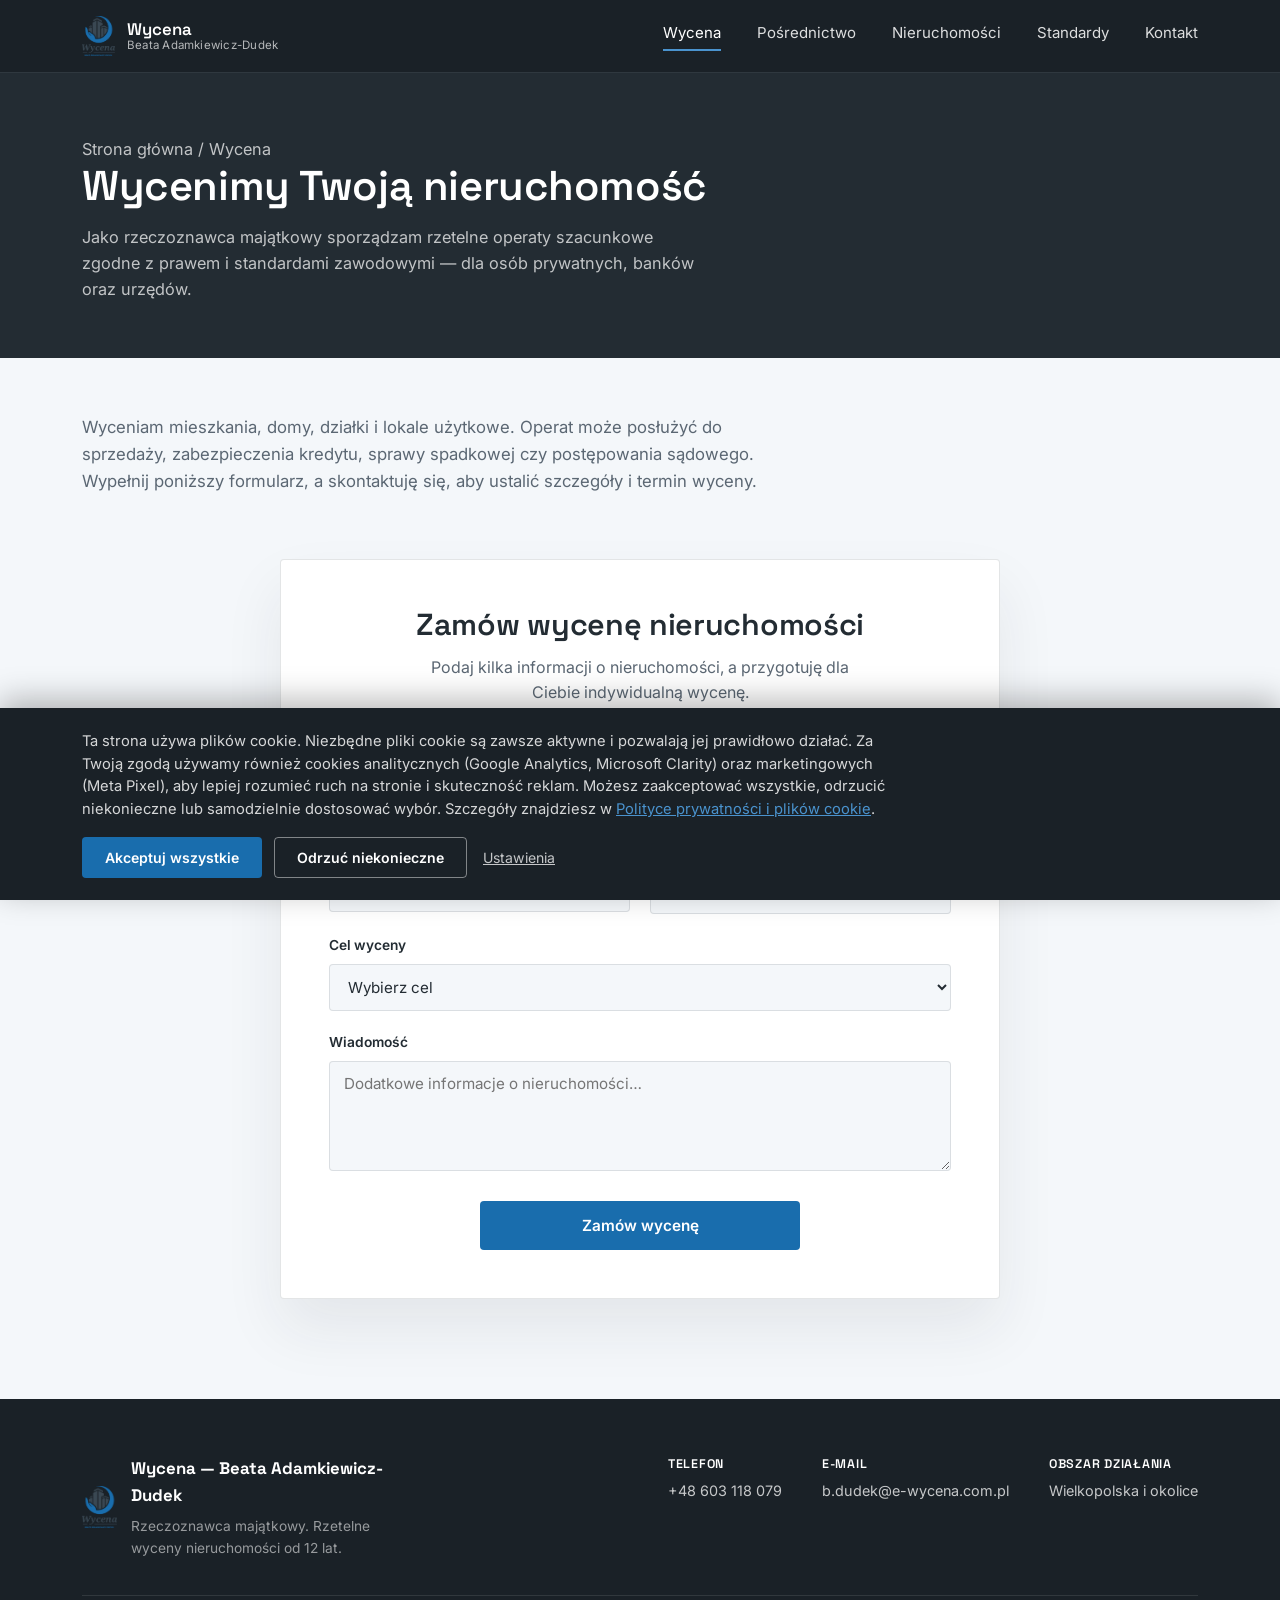
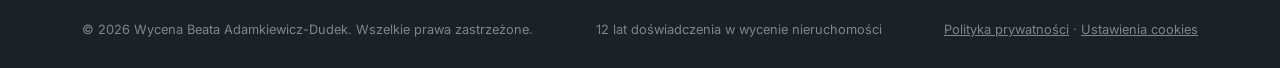
<file: wycena.html>
<!DOCTYPE html>
<html lang="pl">
<head>
<meta charset="UTF-8">
<meta name="viewport" content="width=device-width, initial-scale=1.0">
<title>Wycena nieruchomości | Wycena — Beata Adamkiewicz-Dudek</title>
<meta name="description" content="Rzetelna wycena nieruchomości sporządzona przez rzeczoznawcę majątkowego: mieszkania, domy, działki i lokale użytkowe. Zamów operat szacunkowy online.">
<meta name="robots" content="index, follow">
<link rel="canonical" href="https://www.e-wycena.com.pl/wycena.html" id="canonicalLink">

<meta property="og:type" content="website">
<meta property="og:site_name" content="Wycena — Beata Adamkiewicz-Dudek">
<meta property="og:title" content="Wycena nieruchomości">
<meta property="og:description" content="Rzetelna wycena nieruchomości sporządzona przez rzeczoznawcę majątkowego.">
<meta property="og:image" content="logo-white.png" id="ogImage">
<meta property="og:locale" content="pl_PL">
<meta name="twitter:card" content="summary_large_image">

<link rel="icon" href="logo-white.png" type="image/png">
<link rel="preconnect" href="https://fonts.googleapis.com">
<link rel="preconnect" href="https://fonts.gstatic.com" crossorigin>
<link href="https://fonts.googleapis.com/css2?family=Space+Grotesk:wght@400;500;600;700&family=Inter:wght@400;500;600;700&display=swap" rel="stylesheet">
<link rel="stylesheet" href="theme.css?v=2">
<script src="cookie-consent.js" defer></script>
<style>
  .intro-section{ padding: 56px 0 8px; }
  .intro-section p{ max-width: 680px; color: var(--ink-soft); font-size: 1.05rem; margin: 0; }

  /* ---------- Formularz kontaktowy ---------- */
  .contact-section{ padding: 56px 0 100px; }
  .contact-card{
    max-width: 720px;
    margin: 0 auto;
    background: var(--white);
    border: 1px solid var(--line);
    border-radius: var(--radius);
    padding: 48px;
    box-shadow: 0 30px 60px rgba(35,44,51,0.08);
  }
  .contact-card h2{ font-size: clamp(1.5rem, 2.6vw, 1.9rem); margin-bottom: 12px; text-align:center; }
  .contact-card > p{ color: var(--ink-soft); text-align:center; max-width: 460px; margin: 0 auto 36px; }
  .form-grid{
    display:grid;
    grid-template-columns: 1fr 1fr;
    gap: 20px;
  }
  .form-grid .full{ grid-column: 1 / -1; }
  .form-field{ display:flex; flex-direction:column; gap:8px; }
  .form-field label{ font-size: 0.86rem; font-weight:600; color: var(--ink); }
  .form-field input, .form-field select, .form-field textarea{
    border: 1.5px solid var(--line);
    border-radius: var(--radius);
    padding: 12px 14px;
    font-family:'Inter',sans-serif;
    font-size: 0.95rem;
    color: var(--ink);
    background: var(--paper);
    outline:none;
    transition: border-color .18s ease;
  }
  .form-field input:focus, .form-field select:focus, .form-field textarea:focus{ border-color: var(--blue); }
  .form-field textarea{ resize: vertical; min-height: 110px; font-family: inherit; }
  .form-submit-row{ margin-top: 30px; text-align:center; }
  .form-submit-row .btn{ width: 100%; max-width: 320px; }
  #formNotice{ margin-top: 22px; display:none; }
  @media (max-width: 560px){
    .contact-card{ padding: 32px 22px; }
    .form-grid{ grid-template-columns: 1fr; }
  }
</style>
</head>
<body>

<nav class="nav">
  <div class="container">
    <a href="index.html" class="brand">
      <img src="logo-white.png" alt="Logo kancelarii Wycena" width="631" height="763">
      <div class="brand-text">
        <strong>Wycena</strong>
        <span>Beata Adamkiewicz-Dudek</span>
      </div>
    </a>
    <button class="nav-toggle" id="navToggle" aria-expanded="false" aria-controls="navLinks" aria-label="Menu">
      <span></span><span></span><span></span>
    </button>
    <div class="nav-links" id="navLinks">
      <a href="wycena.html" class="active">Wycena</a>
      <a href="posrednictwo.html">Pośrednictwo</a>
      <a href="nieruchomosci.html">Nieruchomości</a>
      <a href="index.html#standardy">Standardy</a>
      <a href="index.html#kontakt">Kontakt</a>
    </div>
  </div>
</nav>

<header class="page-header">
  <div class="container">
    <p class="breadcrumb"><a href="index.html">Strona główna</a> / Wycena</p>
    <h1>Wycenimy Twoją nieruchomość</h1>
    <p>Jako rzeczoznawca majątkowy sporządzam rzetelne operaty szacunkowe zgodne z prawem i standardami zawodowymi — dla osób prywatnych, banków oraz urzędów.</p>
  </div>
</header>

<section class="intro-section">
  <div class="container">
    <p>Wyceniam mieszkania, domy, działki i lokale użytkowe. Operat może posłużyć do sprzedaży, zabezpieczenia kredytu, sprawy spadkowej czy postępowania sądowego. Wypełnij poniższy formularz, a skontaktuję się, aby ustalić szczegóły i termin wyceny.</p>
  </div>
</section>

<section class="contact-section" id="formularz">
  <div class="container">
    <div class="contact-card">
      <h2>Zamów wycenę nieruchomości</h2>
      <p>Podaj kilka informacji o nieruchomości, a przygotuję dla Ciebie indywidualną wycenę.</p>

      <form id="contactForm">
        <div class="form-grid">
          <div class="form-field">
            <label for="cf-name">Imię i nazwisko</label>
            <input type="text" id="cf-name" name="name" autocomplete="name" placeholder="Jan Kowalski" required>
          </div>
          <div class="form-field">
            <label for="cf-phone">Telefon</label>
            <input type="tel" id="cf-phone" name="phone" autocomplete="tel" placeholder="+48 000 000 000" required>
          </div>
          <div class="form-field">
            <label for="cf-email">E-mail</label>
            <input type="email" id="cf-email" name="email" autocomplete="email" placeholder="jan@przyklad.pl" required>
          </div>
          <div class="form-field">
            <label for="cf-type">Co ma być wycenione?</label>
            <select id="cf-type" name="type">
              <option value="">Wybierz typ</option>
              <option value="mieszkanie">Mieszkanie</option>
              <option value="dom">Dom</option>
              <option value="dzialka">Działka</option>
              <option value="lokal">Lokal użytkowy</option>
              <option value="inne">Inne</option>
            </select>
          </div>
          <div class="form-field full">
            <label for="cf-purpose">Cel wyceny</label>
            <select id="cf-purpose" name="purpose">
              <option value="">Wybierz cel</option>
              <option value="sprzedaz-zakup">Sprzedaż lub zakup nieruchomości</option>
              <option value="kredyt">Zabezpieczenie kredytu hipotecznego (bank)</option>
              <option value="spadek">Podział majątku / sprawa spadkowa</option>
              <option value="darowizna">Darowizna</option>
              <option value="sad">Postępowanie sądowe</option>
              <option value="urzad">Aktualizacja opłat / ewidencja majątku (urząd, przedsiębiorstwo)</option>
              <option value="inne">Inne</option>
            </select>
          </div>
          <div class="form-field full">
            <label for="cf-message">Wiadomość</label>
            <textarea id="cf-message" name="message" placeholder="Dodatkowe informacje o nieruchomości…"></textarea>
          </div>
        </div>
        <input type="text" name="_honey" style="display:none" tabindex="-1" autocomplete="off">
        <div class="form-submit-row">
          <button type="submit" class="btn btn-primary" id="cf-submit">Zamów wycenę</button>
        </div>
        <div class="notice" id="formNotice" style="display:none"></div>
      </form>
    </div>
  </div>
</section>

<footer>
  <div class="container">
    <div class="footer-top">
      <a href="index.html" class="footer-brand">
        <img src="logo-white.png" alt="Logo kancelarii Wycena" width="631" height="763">
        <div>
          <strong>Wycena — Beata Adamkiewicz-Dudek</strong>
          <p>Rzeczoznawca majątkowy. Rzetelne wyceny nieruchomości od 12 lat.</p>
        </div>
      </a>
      <div class="footer-contact" id="footerContact"></div>
    </div>
    <div class="footer-bottom">
      <span>© 2026 Wycena Beata Adamkiewicz-Dudek. Wszelkie prawa zastrzeżone.</span>
      <span>12 lat doświadczenia w wycenie nieruchomości</span>
      <span><a href="polityka-prywatnosci.html">Polityka prywatności</a> · <button type="button" class="cc-footer-link" onclick="window.openCookieSettings && window.openCookieSettings()">Ustawienia cookies</button></span>
    </div>
  </div>
</footer>

<script src="config.js"></script>
<script src="api.js"></script>
<script>
(function () {
  'use strict';

  const API = window.WycenaAPI || {};
  const esc = API.esc || function (s) { return s == null ? '' : String(s); };
  const CFG = window.WYCENA_CONFIG || {};

  /* ---------------- menu mobilne ---------------- */
  const navToggle = document.getElementById('navToggle');
  const navLinks = document.getElementById('navLinks');
  navToggle.addEventListener('click', function () {
    const open = navLinks.classList.toggle('open');
    navToggle.setAttribute('aria-expanded', open ? 'true' : 'false');
  });

  /* ---------------- stopka + kontakt z config.js ---------------- */
  function renderContact() {
    const b = CFG.business || {};
    document.getElementById('footerContact').innerHTML =
      '<div><h4>Telefon</h4><p><a href="tel:' + esc(b.phoneHref || '') + '">' + esc(b.phone || '') + '</a></p></div>' +
      '<div><h4>E-mail</h4><p><a href="mailto:' + esc(b.email || '') + '">' + esc(b.email || '') + '</a></p></div>' +
      '<div><h4>Obszar działania</h4><p>' + esc(b.area || '') + '</p></div>';

    if (CFG.siteUrl && CFG.siteUrl.indexOf('TWOJADOMENA') === -1) {
      const base = String(CFG.siteUrl).replace(/\/$/, '');
      document.getElementById('canonicalLink').href = base + '/wycena.html';
      document.getElementById('ogImage').setAttribute('content', base + '/logo-white.png');
    }
  }
  renderContact();

  /* ---------------- formularz kontaktowy ----------------
     Wysyłka przez FormSubmit.co (bez własnego backendu), prosto na
     adres z config.js (business.email) — tak samo jak w posrednictwo.html. */
  const form = document.getElementById('contactForm');
  const notice = document.getElementById('formNotice');
  const submitBtn = document.getElementById('cf-submit');

  function showNotice(kind, text) {
    notice.className = 'notice notice-' + kind;
    notice.textContent = text;
    notice.style.display = 'block';
  }

  form.addEventListener('submit', function (e) {
    e.preventDefault();
    const email = (CFG.business && CFG.business.email) || '';
    if (!email) {
      showNotice('error', 'Brak skonfigurowanego adresu e-mail odbiorcy. Skontaktuj się z nami telefonicznie.');
      return;
    }

    const fd = new FormData(form);
    fd.append('_subject', 'Nowe zapytanie o wycenę nieruchomości');
    fd.append('_template', 'table');
    fd.append('_captcha', 'false');

    submitBtn.disabled = true;
    submitBtn.textContent = 'Wysyłanie…';
    notice.style.display = 'none';

    fetch('https://formsubmit.co/ajax/' + encodeURIComponent(email), {
      method: 'POST',
      headers: { Accept: 'application/json' },
      body: fd,
    })
      .then(function (res) { return res.json().then(function (data) { return { ok: res.ok, data: data }; }); })
      .then(function (result) {
        if (!result.ok) { throw new Error('send failed'); }
        showNotice('ok', 'Dziękujemy! Zapytanie o wycenę zostało wysłane — odezwiemy się najszybciej, jak to możliwe.');
        form.reset();
      })
      .catch(function () {
        const phone = (CFG.business && CFG.business.phone) || '';
        showNotice('error', 'Nie udało się wysłać wiadomości. Spróbuj ponownie lub zadzwoń do nas' + (phone ? ': ' + phone : '.'));
      })
      .finally(function () {
        submitBtn.disabled = false;
        submitBtn.textContent = 'Zamów wycenę';
      });
  });
})();
</script>
</body>
</html>
</file>
<file: theme.css>
/* ============================================================================
   WYCENA — wspólny motyw dla podstron modułu nieruchomości
   (nieruchomosci.html, oferta.html, admin.html)

   Zmienne, nawigacja, przyciski, nagłówek strony i stopka — identyczne jak
   w index.html, żeby całość wyglądała spójnie. Plik jest wspólny i
   cache'owany przez przeglądarkę, więc kolejne podstrony ładują się szybciej.
   ============================================================================ */

:root{
  --navy: #3A4853;
  --navy-deep: #232C33;
  --navy-deepest: #1A2127;
  --blue: #196DAD;
  --blue-light: #4A93CE;
  --blue-pale: #E7F1FA;
  --paper: #F4F7FA;
  --white: #FFFFFF;
  --ink: #232C33;
  --ink-soft: #5B6773;
  --line: rgba(58,72,83,0.14);
  --radius: 4px;
  --ok: #1E7A47;
  --warn: #C97A2E;
  --danger: #B3261E;
}

*{ box-sizing: border-box; }
html{ scroll-behavior: smooth; }
body{
  margin:0;
  font-family:'Inter', system-ui, -apple-system, sans-serif;
  color: var(--ink);
  line-height: 1.6;
  background: var(--paper);
  -webkit-font-smoothing: antialiased;
}

h1,h2,h3,.display{
  font-family:'Space Grotesk', 'Inter', sans-serif;
  font-weight: 600;
  line-height: 1.15;
  letter-spacing: -0.01em;
  margin: 0;
}

a{ color: inherit; text-decoration:none; }
img{ max-width:100%; display:block; }
button{ font-family: inherit; }

.container{
  max-width: 1180px;
  margin: 0 auto;
  padding: 0 32px;
}
@media (max-width: 560px){
  .container{ padding: 0 18px; }
}

.visually-hidden{
  position:absolute; width:1px; height:1px; padding:0; margin:-1px;
  overflow:hidden; clip:rect(0 0 0 0); white-space:nowrap; border:0;
}

@media (prefers-reduced-motion: reduce){
  html{ scroll-behavior:auto; }
  *{ animation-duration: 0.001ms !important; transition-duration: 0.001ms !important; }
}

/* ---------- Nav ---------- */
.nav{
  background: var(--navy-deepest);
  padding: 16px 0;
  position: sticky;
  top: 0;
  z-index: 50;
  box-shadow: 0 1px 0 rgba(255,255,255,0.06);
}
.nav .container{
  display:flex;
  align-items:center;
  justify-content: space-between;
  gap: 16px;
}
.brand{
  display:flex;
  align-items:center;
  gap:12px;
  color: var(--white);
}
.brand img{ height: 40px; width:auto; }
.brand-text{ display:flex; flex-direction:column; line-height:1.15; }
.brand-text strong{ font-family:'Space Grotesk',sans-serif; font-size:1.05rem; font-weight:600; }
.brand-text span{ font-size:0.72rem; color: rgba(255,255,255,0.68); letter-spacing:0.02em; }

.nav-links{
  display:flex;
  gap: 36px;
  font-size: 0.94rem;
  color: rgba(255,255,255,0.85);
}
.nav-links a{ transition: color .2s ease; padding-bottom: 4px; border-bottom: 2px solid transparent; }
.nav-links a:hover{ color: var(--white); }
.nav-links a.active{ color: var(--white); border-bottom-color: var(--blue-light); }

/* Hamburger — widoczny tylko na małych ekranach */
.nav-toggle{
  display:none;
  width: 42px; height: 42px;
  background: transparent;
  border: 1px solid rgba(255,255,255,0.28);
  border-radius: var(--radius);
  color: var(--white);
  cursor:pointer;
  align-items:center; justify-content:center;
  flex-direction: column;
  gap: 4px;
  padding: 0;
}
.nav-toggle span{
  display:block; width:18px; height:2px; background: currentColor; border-radius: 2px;
  transition: transform .2s ease, opacity .2s ease;
}
.nav-toggle[aria-expanded="true"] span:nth-child(1){ transform: translateY(6px) rotate(45deg); }
.nav-toggle[aria-expanded="true"] span:nth-child(2){ opacity: 0; }
.nav-toggle[aria-expanded="true"] span:nth-child(3){ transform: translateY(-6px) rotate(-45deg); }

@media (max-width: 860px){
  .nav-toggle{ display:flex; }
  .nav-links{
    position: absolute;
    top: 100%;
    left: 0;
    right: 0;
    background: var(--navy-deepest);
    flex-direction: column;
    gap: 0;
    padding: 6px 0 14px;
    border-top: 1px solid rgba(255,255,255,0.1);
    box-shadow: 0 18px 30px rgba(0,0,0,0.28);
    display: none;
  }
  .nav-links.open{ display:flex; }
  .nav-links a{
    padding: 14px 32px;
    border-bottom: none;
    border-left: 3px solid transparent;
  }
  .nav-links a.active{ border-left-color: var(--blue-light); background: rgba(255,255,255,0.05); }
  .nav{ position: sticky; }
  .nav .container{ position: relative; }
}

/* ---------- Buttons ---------- */
.btn{
  display:inline-flex;
  align-items:center;
  justify-content:center;
  gap:10px;
  padding: 14px 28px;
  font-family:'Inter',sans-serif;
  font-weight: 600;
  font-size: 0.96rem;
  border-radius: var(--radius);
  border: 1.5px solid transparent;
  cursor:pointer;
  text-align:center;
  transition: transform .18s ease, background .2s ease, border-color .2s ease, color .2s ease;
}
.btn:hover{ transform: translateY(-2px); }
.btn:disabled{ opacity:.55; cursor:not-allowed; transform:none; }
.btn-primary{ background: var(--blue); color: var(--white); }
.btn-primary:hover{ background: #1c7cc4; }
.btn-outline-navy{ background: transparent; color: var(--navy); border-color: var(--navy); }
.btn-outline-navy:hover{ background: var(--navy); color: var(--white); }
.btn-outline-white{ background: transparent; color: var(--white); border-color: rgba(255,255,255,0.5); }
.btn-outline-white:hover{ border-color: var(--white); background: rgba(255,255,255,0.08); }
.btn-sm{ padding: 9px 16px; font-size: 0.85rem; }
.btn-danger{ background: transparent; color: var(--danger); border-color: rgba(179,38,30,0.4); }
.btn-danger:hover{ background: var(--danger); color: var(--white); border-color: var(--danger); }

/* ---------- Page header ---------- */
.page-header{
  background: var(--navy-deep);
  color: var(--white);
  padding: 64px 0 56px;
}
.breadcrumb{
  font-size: 0.85rem;
  color: rgba(255,255,255,0.55);
  margin-bottom: 18px;
}
.breadcrumb a:hover{ color: var(--white); }
.page-header h1{
  font-size: clamp(1.75rem, 3.4vw, 2.6rem);
  margin-bottom: 14px;
  max-width: 720px;
}
.page-header p{
  color: rgba(255,255,255,0.72);
  max-width: 620px;
  font-size: 1.02rem;
  margin: 0;
}
@media (max-width: 560px){
  .page-header{ padding: 40px 0 36px; }
}

/* ---------- Footer ---------- */
footer{
  background: var(--navy-deepest);
  color: rgba(255,255,255,0.75);
  padding: 56px 0 28px;
}
.footer-top{
  display:flex;
  justify-content: space-between;
  gap: 40px;
  flex-wrap: wrap;
  padding-bottom: 36px;
  border-bottom: 1px solid rgba(255,255,255,0.1);
  margin-bottom: 24px;
}
.footer-brand{ display:flex; gap:14px; align-items:center; max-width: 340px; }
.footer-brand img{ height: 42px; width: auto; flex-shrink: 0; }
.footer-brand strong{ font-family:'Space Grotesk',sans-serif; color:var(--white); font-size:1.05rem; }
.footer-brand p{ margin: 6px 0 0; font-size: 0.86rem; color: rgba(255,255,255,0.55); }
.footer-contact{ display:flex; gap: 40px; flex-wrap: wrap; }
.footer-contact h4{
  font-family:'Space Grotesk',sans-serif;
  font-size: 0.78rem;
  font-weight: 600;
  color: var(--white);
  margin: 0 0 4px;
  text-transform: uppercase;
  letter-spacing: 0.06em;
}
.footer-contact p{ margin:0; font-size: 0.9rem; }
.footer-contact a:hover{ color: var(--white); }
.footer-bottom{
  display:flex;
  justify-content: space-between;
  flex-wrap: wrap;
  gap: 10px;
  font-size: 0.8rem;
  color: rgba(255,255,255,0.45);
}
.footer-bottom a,
.footer-bottom .cc-footer-link{
  color: inherit;
  text-decoration: underline;
  background: none;
  border: none;
  font: inherit;
  cursor: pointer;
  padding: 0;
}
.footer-bottom a:hover,
.footer-bottom .cc-footer-link:hover{ color: rgba(255,255,255,0.75); }

/* ---------- Wspólne elementy stanu ---------- */
.notice{
  border-radius: var(--radius);
  padding: 14px 18px;
  font-size: 0.92rem;
  border: 1px solid var(--line);
  background: var(--white);
}
.notice-error{ border-color: rgba(179,38,30,0.35); background: #FDF3F2; color: #7F1D18; }
.notice-ok{ border-color: rgba(25,109,173,0.3); background: var(--blue-pale); color: #14507F; }
.notice-warn{ border-color: rgba(201,122,46,0.35); background: #FDF6EE; color: #7A4715; }

.skeleton{
  background: linear-gradient(100deg, #E9EEF3 30%, #F5F8FA 50%, #E9EEF3 70%);
  background-size: 200% 100%;
  animation: shimmer 1.3s linear infinite;
  border-radius: var(--radius);
}
@keyframes shimmer{
  0%{ background-position: 200% 0; }
  100%{ background-position: -200% 0; }
}

.badge{
  font-size: 0.72rem;
  font-weight: 600;
  padding: 5px 11px;
  border-radius: 999px;
  background: rgba(255,255,255,0.92);
  color: var(--navy);
  display:inline-block;
}
.badge.sale{ background: var(--blue); color: var(--white); }
.badge.rent{ background: var(--warn); color: var(--white); }
.badge.status{ background: var(--navy-deep); color: var(--white); }
</file>
